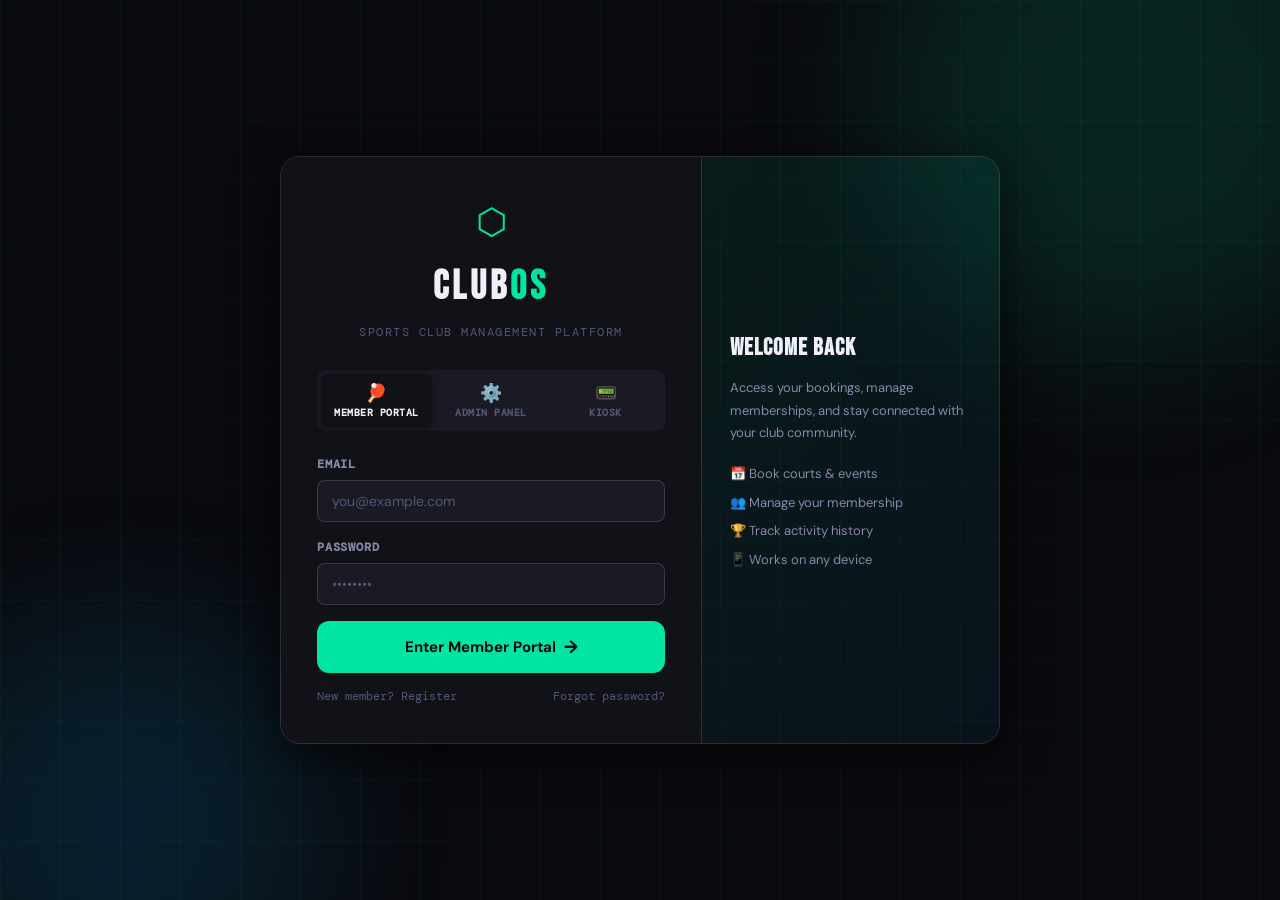
<file: index.html>
<!DOCTYPE html>
<html lang="en">
<head>
  <meta charset="UTF-8" />
  <meta name="viewport" content="width=device-width, initial-scale=1.0" />
  <title>ClubOS — Sports Club Management</title>
  <link rel="preconnect" href="https://fonts.googleapis.com" />
  <link href="https://fonts.googleapis.com/css2?family=Bebas+Neue&family=DM+Sans:wght@300;400;500;600&family=DM+Mono:wght@400;500&display=swap" rel="stylesheet" />
  <link rel="stylesheet" href="css/main.css" />
  <link rel="stylesheet" href="css/login.css" />
</head>
<body class="login-page">

  <div class="login-bg">
    <div class="court-lines"></div>
    <div class="glow-orb orb1"></div>
    <div class="glow-orb orb2"></div>
  </div>

  <div class="login-wrapper">
    <div class="login-card">
      <div class="brand">
        <div class="brand-mark">⬡</div>
        <h1 class="brand-name">CLUB<span>OS</span></h1>
        <p class="brand-tagline">Sports Club Management Platform</p>
      </div>

      <div class="portal-selector">
        <button class="portal-btn active" data-portal="member" onclick="setPortal('member')">
          <span class="portal-icon">🏓</span>
          <span class="portal-label">Member Portal</span>
        </button>
        <button class="portal-btn" data-portal="admin" onclick="setPortal('admin')">
          <span class="portal-icon">⚙️</span>
          <span class="portal-label">Admin Panel</span>
        </button>
        <button class="portal-btn" data-portal="kiosk" onclick="setPortal('kiosk')">
          <span class="portal-icon">📟</span>
          <span class="portal-label">Kiosk</span>
        </button>
      </div>

      <form class="login-form" onsubmit="handleLogin(event)">
        <div class="form-group">
          <label class="form-label">Email</label>
          <input type="email" class="form-input" id="loginEmail" placeholder="you@example.com" required />
        </div>
        <div class="form-group">
          <label class="form-label">Password</label>
          <input type="password" class="form-input" id="loginPassword" placeholder="••••••••" required />
        </div>

        <div id="adminCodeGroup" class="form-group hidden">
          <label class="form-label">Staff Code</label>
          <input type="text" class="form-input" id="adminCode" placeholder="Enter staff access code" />
        </div>

        <button type="submit" class="btn-primary" id="loginBtn">
          <span id="loginBtnText">Enter Member Portal</span>
          <span class="btn-arrow">→</span>
        </button>

        <div class="login-links">
          <a href="#" onclick="showRegister()">New member? Register</a>
          <a href="#" onclick="showForgot()">Forgot password?</a>
        </div>
      </form>

      <div id="statusMsg" class="status-msg hidden"></div>
    </div>

    <div class="login-info">
      <div class="info-card" id="infoCard">
        <h3>Welcome Back</h3>
        <p>Access your bookings, manage memberships, and stay connected with your club community.</p>
        <ul class="feature-list">
          <li>📅 Book courts & events</li>
          <li>👥 Manage your membership</li>
          <li>🏆 Track activity history</li>
          <li>📱 Works on any device</li>
        </ul>
      </div>
    </div>
  </div>

  <!-- Register Modal -->
  <div class="modal-overlay hidden" id="registerModal">
    <div class="modal">
      <button class="modal-close" onclick="closeModal('registerModal')">✕</button>
      <h2>Create Account</h2>
      <form onsubmit="handleRegister(event)">
        <div class="form-row">
          <div class="form-group">
            <label class="form-label">First Name</label>
            <input type="text" class="form-input" id="regFirst" required />
          </div>
          <div class="form-group">
            <label class="form-label">Last Name</label>
            <input type="text" class="form-input" id="regLast" required />
          </div>
        </div>
        <div class="form-group">
          <label class="form-label">Email</label>
          <input type="email" class="form-input" id="regEmail" required />
        </div>
        <div class="form-group">
          <label class="form-label">Phone</label>
          <input type="tel" class="form-input" id="regPhone" />
        </div>
        <div class="form-group">
          <label class="form-label">Password</label>
          <input type="password" class="form-input" id="regPassword" required />
        </div>
        <div class="form-group">
          <label class="form-label">Membership Type</label>
          <select class="form-input" id="regMembership">
            <option value="guest">Guest (Free)</option>
            <option value="basic">Basic Member</option>
            <option value="premium">Premium Member</option>
          </select>
        </div>
        <button type="submit" class="btn-primary">Create Account</button>
      </form>
    </div>
  </div>

  <script src="js/config.js"></script>
  <script src="js/api.js"></script>
  <script src="js/auth.js"></script>
  <script>
    let currentPortal = 'member';

    function setPortal(portal) {
      currentPortal = portal;
      document.querySelectorAll('.portal-btn').forEach(b => b.classList.remove('active'));
      document.querySelector(`[data-portal="${portal}"]`).classList.add('active');

      const btnText = document.getElementById('loginBtnText');
      const adminGroup = document.getElementById('adminCodeGroup');
      const infoCard = document.getElementById('infoCard');

      const info = {
        member: {
          btn: 'Enter Member Portal',
          title: 'Welcome Back',
          desc: 'Access your bookings, manage memberships, and stay connected with your club community.',
          features: ['📅 Book courts & events','👥 Manage your membership','🏆 Track activity history','📱 Works on any device']
        },
        admin: {
          btn: 'Enter Admin Panel',
          title: 'Admin Panel',
          desc: 'Manage your facility, members, events, and schedulers from one powerful dashboard.',
          features: ['👥 Manage all members','📋 Create & manage events','📊 View schedulers','💳 Membership management']
        },
        kiosk: {
          btn: 'Start Kiosk Mode',
          title: 'Kiosk Station',
          desc: 'Self-service check-in and quick reservations for your facility.',
          features: ['✅ Quick check-in','📅 Walk-in bookings','🔍 Member lookup','🎫 Day passes']
        }
      };

      const d = info[portal];
      btnText.textContent = d.btn;
      adminGroup.classList.toggle('hidden', portal !== 'admin');
      infoCard.innerHTML = `<h3>${d.title}</h3><p>${d.desc}</p><ul class="feature-list">${d.features.map(f=>`<li>${f}</li>`).join('')}</ul>`;
    }

    function handleLogin(e) {
      e.preventDefault();
      const email = document.getElementById('loginEmail').value;
      const password = document.getElementById('loginPassword').value;
      const btn = document.getElementById('loginBtn');

      btn.classList.add('loading');
      btn.disabled = true;

      ClubAPI.login(email, password, currentPortal).then(result => {
        if (result.success) {
          const routes = {
            member: 'pages/member-portal.html',
            admin: 'pages/admin-panel.html',
            kiosk: 'pages/kiosk.html'
          };
          window.location.href = routes[currentPortal];
        } else {
          showStatus(result.message || 'Login failed. Check your credentials.', 'error');
          btn.classList.remove('loading');
          btn.disabled = false;
        }
      }).catch(() => {
        // Demo mode - go directly
        sessionStorage.setItem('clubos_user', JSON.stringify({email, portal: currentPortal, name: 'Demo User', role: currentPortal === 'admin' ? 'admin' : 'member'}));
        const routes = { member: 'pages/member-portal.html', admin: 'pages/admin-panel.html', kiosk: 'pages/kiosk.html' };
        window.location.href = routes[currentPortal];
      });
    }

    function handleRegister(e) {
      e.preventDefault();
      const data = {
        firstName: document.getElementById('regFirst').value,
        lastName: document.getElementById('regLast').value,
        email: document.getElementById('regEmail').value,
        phone: document.getElementById('regPhone').value,
        password: document.getElementById('regPassword').value,
        membership: document.getElementById('regMembership').value
      };
      ClubAPI.register(data).then(r => {
        showStatus(r.success ? 'Account created! You can now log in.' : r.message, r.success ? 'success' : 'error');
        if (r.success) closeModal('registerModal');
      }).catch(() => {
        showStatus('Registration saved (demo mode). Please log in.', 'success');
        closeModal('registerModal');
      });
    }

    function showStatus(msg, type) {
      const el = document.getElementById('statusMsg');
      el.textContent = msg;
      el.className = `status-msg ${type}`;
    }

    function showRegister() { document.getElementById('registerModal').classList.remove('hidden'); }
    function showForgot() { showStatus('Password reset link sent to your email (demo).', 'success'); }
    function closeModal(id) { document.getElementById(id).classList.add('hidden'); }
  </script>
</body>
</html>
</file>
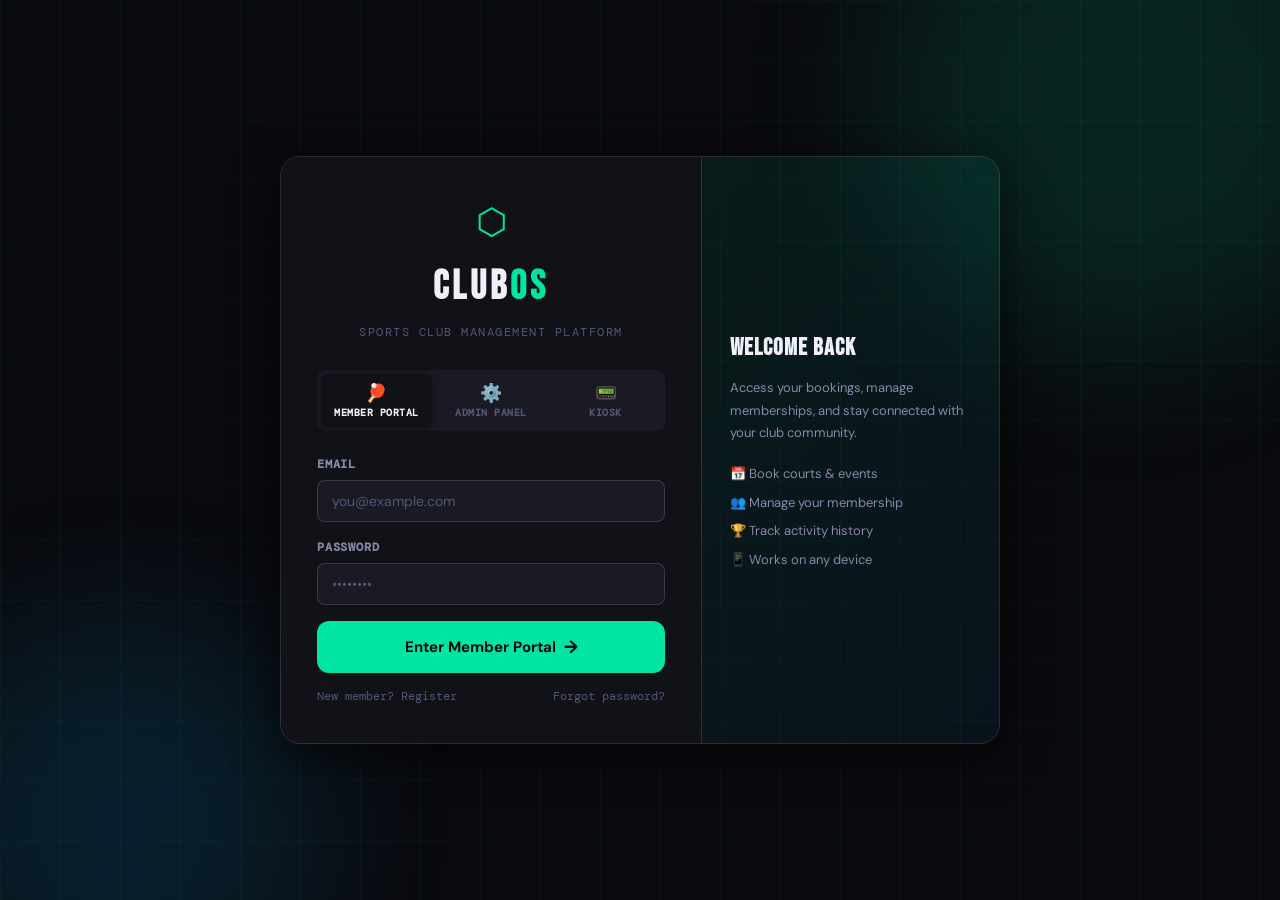
<file: pages/admin-panel.html>
<!DOCTYPE html>
<html lang="en">
<head>
  <meta charset="UTF-8" />
  <meta name="viewport" content="width=device-width, initial-scale=1.0" />
  <title>ClubOS — Admin Panel</title>
  <link rel="preconnect" href="https://fonts.googleapis.com" />
  <link href="https://fonts.googleapis.com/css2?family=Bebas+Neue&family=DM+Sans:wght@300;400;500;600&family=DM+Mono:wght@400;500&display=swap" rel="stylesheet" />
  <link rel="stylesheet" href="../css/main.css" />
</head>
<body>
<div class="sidebar-overlay" id="sidebarOverlay" onclick="closeSidebar()"></div>

<div class="app-layout">
  <!-- SIDEBAR -->
  <aside class="sidebar" id="sidebar">
    <div class="sidebar-brand">
      <span class="brand-mark">⬡</span>
      <span class="brand-name">CLUB<span>OS</span></span>
    </div>
    <nav class="sidebar-nav">
      <div class="nav-section">Dashboard</div>
      <a class="nav-item active" onclick="showSection('dashboard')" href="#">
        <span class="nav-icon">📊</span> Overview
      </a>
      <div class="nav-section">Management</div>
      <a class="nav-item" onclick="showSection('members')" href="#">
        <span class="nav-icon">👥</span> Members
        <span class="nav-badge" id="memberBadge">—</span>
      </a>
      <a class="nav-item" onclick="showSection('events')" href="#">
        <span class="nav-icon">📅</span> Events
      </a>
      <a class="nav-item" onclick="showSection('bookings')" href="#">
        <span class="nav-icon">🗓️</span> Bookings
      </a>
      <a class="nav-item" onclick="showSection('scheduler')" href="#">
        <span class="nav-icon">🗂️</span> Scheduler
      </a>
      <div class="nav-section">Finance</div>
      <a class="nav-item" onclick="showSection('memberships')" href="#">
        <span class="nav-icon">💳</span> Memberships
      </a>
      <a class="nav-item" onclick="showSection('checkins')" href="#">
        <span class="nav-icon">✅</span> Check-ins
      </a>
      <div class="nav-section">Settings</div>
      <a class="nav-item" onclick="showSection('settings')" href="#">
        <span class="nav-icon">⚙️</span> Settings
      </a>
    </nav>
    <div class="sidebar-footer">
      <div class="user-card" onclick="ClubAuth.logout()">
        <div class="user-avatar" id="adminAvatar">AD</div>
        <div class="user-info">
          <div class="user-name" id="adminName">Admin</div>
          <div class="user-role">Admin Panel · Logout</div>
        </div>
      </div>
    </div>
  </aside>

  <!-- MAIN -->
  <div class="main-content">
    <header class="top-bar">
      <button class="hamburger" onclick="toggleSidebar()">☰</button>
      <div class="top-bar-title" id="pageTitle">OVERVIEW</div>
      <div class="top-bar-actions">
        <span style="font-size:11px;font-family:var(--font-mono);color:var(--c-text3);" id="demoBadge">● DEMO MODE</span>
        <button class="btn btn-green btn-sm" onclick="openModal('addEventModal')">+ Event</button>
        <button class="btn btn-blue btn-sm" onclick="openModal('addMemberModal')">+ Member</button>
      </div>
    </header>

    <div class="page-content" id="pageContent">
      <!-- Sections rendered by JS -->
    </div>
  </div>
</div>

<!-- ADD EVENT MODAL -->
<div class="modal-overlay hidden" id="addEventModal">
  <div class="modal" style="max-width:560px">
    <button class="modal-close" onclick="closeModal('addEventModal')">✕</button>
    <h2>Create Event</h2>
    <form onsubmit="handleAddEvent(event)">
      <div class="form-group">
        <label class="form-label">Event Title</label>
        <input type="text" class="form-input" id="evTitle" required placeholder="Morning Open Play" />
      </div>
      <div class="form-row">
        <div class="form-group">
          <label class="form-label">Type</label>
          <select class="form-input" id="evType">
            <option value="open_play">Open Play</option>
            <option value="clinic">Clinic</option>
            <option value="social">Social</option>
            <option value="camp">Camp</option>
            <option value="tournament">Tournament</option>
          </select>
        </div>
        <div class="form-group">
          <label class="form-label">Court</label>
          <select class="form-input" id="evCourt">
            <option value="court1">Court 1</option>
            <option value="court2">Court 2</option>
            <option value="court3">Court 3</option>
            <option value="court4">Court 4</option>
          </select>
        </div>
      </div>
      <div class="form-row">
        <div class="form-group">
          <label class="form-label">Date</label>
          <input type="date" class="form-input" id="evDate" required />
        </div>
        <div class="form-group">
          <label class="form-label">Instructor</label>
          <input type="text" class="form-input" id="evInstructor" placeholder="Optional" />
        </div>
      </div>
      <div class="form-row">
        <div class="form-group">
          <label class="form-label">Start Time</label>
          <input type="time" class="form-input" id="evStart" required />
        </div>
        <div class="form-group">
          <label class="form-label">End Time</label>
          <input type="time" class="form-input" id="evEnd" required />
        </div>
      </div>
      <div class="form-row">
        <div class="form-group">
          <label class="form-label">Capacity</label>
          <input type="number" class="form-input" id="evCapacity" value="12" min="1" max="100" />
        </div>
        <div class="form-group">
          <label class="form-label">Price ($)</label>
          <input type="number" class="form-input" id="evPrice" value="0" min="0" step="0.01" />
        </div>
      </div>
      <button type="submit" class="btn-primary">Create Event</button>
    </form>
  </div>
</div>

<!-- ADD MEMBER MODAL -->
<div class="modal-overlay hidden" id="addMemberModal">
  <div class="modal">
    <button class="modal-close" onclick="closeModal('addMemberModal')">✕</button>
    <h2>Add Member</h2>
    <form onsubmit="handleAddMember(event)">
      <div class="form-row">
        <div class="form-group">
          <label class="form-label">First Name</label>
          <input type="text" class="form-input" id="mFirst" required />
        </div>
        <div class="form-group">
          <label class="form-label">Last Name</label>
          <input type="text" class="form-input" id="mLast" required />
        </div>
      </div>
      <div class="form-group">
        <label class="form-label">Email</label>
        <input type="email" class="form-input" id="mEmail" required />
      </div>
      <div class="form-group">
        <label class="form-label">Phone</label>
        <input type="tel" class="form-input" id="mPhone" />
      </div>
      <div class="form-group">
        <label class="form-label">Membership</label>
        <select class="form-input" id="mMembership">
          <option value="guest">Guest (Free)</option>
          <option value="basic">Basic - $29/mo</option>
          <option value="premium">Premium - $79/mo</option>
          <option value="family">Family - $129/mo</option>
        </select>
      </div>
      <button type="submit" class="btn-primary">Add Member</button>
    </form>
  </div>
</div>

<!-- MEMBER DETAIL MODAL -->
<div class="modal-overlay hidden" id="memberDetailModal">
  <div class="modal" style="max-width:560px">
    <button class="modal-close" onclick="closeModal('memberDetailModal')">✕</button>
    <div id="memberDetailContent"></div>
  </div>
</div>

<script src="../js/config.js"></script>
<script src="../js/api.js"></script>
<script src="../js/auth.js"></script>
<script>
  // Auth check
  const user = ClubAuth.requireAuth(['admin']);
  if (user) {
    document.getElementById('adminName').textContent = user.name || 'Admin';
    document.getElementById('adminAvatar').textContent = ClubAuth.getUserInitials(user);
  }

  // Set today's date as default for event form
  document.getElementById('evDate').value = new Date().toISOString().split('T')[0];

  let currentSection = 'dashboard';
  let allMembers = [];
  let allEvents = [];
  let allBookings = [];
  let allCheckins = [];

  // ---- NAVIGATION ----
  function showSection(section) {
    currentSection = section;
    document.querySelectorAll('.nav-item').forEach(el => {
      el.classList.toggle('active', el.getAttribute('onclick').includes(`'${section}'`));
    });
    document.getElementById('pageTitle').textContent = section.toUpperCase();
    closeSidebar();
    renderSection(section);
  }

  async function renderSection(section) {
    const el = document.getElementById('pageContent');
    el.innerHTML = '<div style="padding:40px;text-align:center;color:var(--c-text3);">Loading...</div>';

    switch(section) {
      case 'dashboard': await renderDashboard(); break;
      case 'members': await renderMembers(); break;
      case 'events': await renderEvents(); break;
      case 'bookings': await renderBookings(); break;
      case 'scheduler': await renderScheduler(); break;
      case 'memberships': await renderMemberships(); break;
      case 'checkins': await renderCheckins(); break;
      case 'settings': renderSettings(); break;
    }
  }

  // ---- DASHBOARD ----
  async function renderDashboard() {
    const [statsRes, eventsRes, checkinsRes] = await Promise.all([
      ClubAPI.getStats(), ClubAPI.getEvents(), ClubAPI.getCheckins()
    ]);
    const s = statsRes.data;
    const events = eventsRes.data;
    const checkins = checkinsRes.data;

    document.getElementById('pageContent').innerHTML = `
      <div class="stats-grid">
        <div class="stat-card" style="--accent-color:#00e5a0">
          <div class="stat-icon">👥</div>
          <div class="stat-value">${s.totalMembers}</div>
          <div class="stat-label">Total Members</div>
          <div class="stat-trend up">↑ 12 this month</div>
        </div>
        <div class="stat-card" style="--accent-color:#00b8ff">
          <div class="stat-icon">🏃</div>
          <div class="stat-value">${s.activeToday}</div>
          <div class="stat-label">Active Today</div>
          <div class="stat-trend up">↑ 3 vs yesterday</div>
        </div>
        <div class="stat-card" style="--accent-color:#ff6b35">
          <div class="stat-icon">💰</div>
          <div class="stat-value">$${s.revenueMonth.toLocaleString()}</div>
          <div class="stat-label">Revenue / Month</div>
          <div class="stat-trend up">↑ 8% vs last month</div>
        </div>
        <div class="stat-card" style="--accent-color:#ffd166">
          <div class="stat-icon">🏟️</div>
          <div class="stat-value">${s.courtUtilization}%</div>
          <div class="stat-label">Court Utilization</div>
          <div class="stat-trend up">↑ 5% vs last week</div>
        </div>
      </div>

      <div class="grid-2 mb-24">
        <div class="card">
          <div class="card-header">
            <span class="card-title">Today's Events</span>
            <button class="btn btn-ghost btn-sm" onclick="showSection('events')">View all</button>
          </div>
          ${events.filter(e => e.date === new Date().toISOString().split('T')[0]).map(e => `
            <div style="display:flex;align-items:center;gap:12px;padding:10px 0;border-bottom:1px solid var(--c-border);">
              <div style="background:var(--c-surface2);border-radius:8px;padding:8px 10px;text-align:center;min-width:52px;">
                <div style="font-family:var(--font-mono);font-size:11px;color:var(--c-text3);">${e.startTime}</div>
              </div>
              <div style="flex:1;">
                <div style="font-weight:600;font-size:14px;color:var(--c-text)">${e.title}</div>
                <div style="font-size:12px;color:var(--c-text3)">${e.instructor || 'No instructor'} · ${e.enrolled}/${e.capacity} enrolled</div>
              </div>
              <span class="badge ${e.status === 'full' ? 'badge-red' : 'badge-green'}">${e.status}</span>
            </div>
          `).join('') || '<p style="color:var(--c-text3);font-size:13px;">No events today</p>'}
        </div>

        <div class="card">
          <div class="card-header">
            <span class="card-title">Recent Check-ins</span>
            <button class="btn btn-ghost btn-sm" onclick="showSection('checkins')">View all</button>
          </div>
          ${checkins.slice(-5).reverse().map(c => {
            const m = (allMembers.find(m => m.id === c.memberId) || {});
            return `
            <div style="display:flex;align-items:center;gap:10px;padding:9px 0;border-bottom:1px solid var(--c-border);">
              <div class="user-avatar" style="width:28px;height:28px;font-size:10px;">${((m.firstName||'?')[0]+(m.lastName||'?')[0])}</div>
              <div style="flex:1">
                <div style="font-size:13px;font-weight:600;color:var(--c-text)">${m.firstName||'Member'} ${m.lastName||''}</div>
                <div style="font-size:11px;color:var(--c-text3)">${c.type} · ${c.time}</div>
              </div>
            </div>`;
          }).join('') || '<p style="color:var(--c-text3);font-size:13px;">No check-ins today</p>'}
        </div>
      </div>

      <div class="card">
        <div class="card-header">
          <span class="card-title">Court Utilization Today</span>
        </div>
        <div style="display:grid;grid-template-columns:repeat(auto-fit,minmax(140px,1fr));gap:12px;">
          ${CONFIG.COURTS.map(c => {
            const pct = Math.floor(Math.random() * 60 + 30);
            return `<div style="background:var(--c-surface2);border-radius:10px;padding:14px;">
              <div style="font-weight:600;font-size:13px;color:var(--c-text);margin-bottom:4px;">${c.name}</div>
              <div style="font-size:11px;color:var(--c-text3);margin-bottom:8px;">${c.type}</div>
              <div style="background:var(--c-surface3);border-radius:4px;height:6px;overflow:hidden;">
                <div style="height:100%;width:${pct}%;background:${pct>80?'var(--c-accent3)':pct>50?'var(--c-accent)':'var(--c-accent2)'};border-radius:4px;"></div>
              </div>
              <div style="font-family:var(--font-mono);font-size:11px;color:var(--c-text2);margin-top:6px;">${pct}% utilized</div>
            </div>`;
          }).join('')}
        </div>
      </div>
    `;
  }

  // ---- MEMBERS ----
  async function renderMembers() {
    const res = await ClubAPI.getMembers();
    allMembers = res.data || [];
    document.getElementById('memberBadge').textContent = allMembers.length;

    const membershipColors = { guest: 'badge-gray', basic: 'badge-blue', premium: 'badge-green', family: 'badge-orange' };

    document.getElementById('pageContent').innerHTML = `
      <div class="card mb-24">
        <div class="card-header mb-16">
          <span class="card-title">All Members (${allMembers.length})</span>
          <div class="search-box" style="max-width:220px;">
            <span class="search-icon">🔍</span>
            <input type="text" class="form-input" id="memberSearch" placeholder="Search members..." oninput="filterMembers(this.value)" style="padding-left:36px;" />
          </div>
        </div>
        <div class="table-wrapper">
          <table id="membersTable">
            <thead><tr>
              <th>Member</th><th>Email</th><th>Membership</th>
              <th>Status</th><th>Bookings</th><th>Joined</th><th>Actions</th>
            </tr></thead>
            <tbody id="membersBody">
              ${allMembers.map(m => `
                <tr>
                  <td><div style="display:flex;align-items:center;gap:8px;">
                    <div class="user-avatar" style="width:28px;height:28px;font-size:10px;">${m.firstName[0]}${m.lastName[0]}</div>
                    <span style="color:var(--c-text);font-weight:500;">${m.firstName} ${m.lastName}</span>
                  </div></td>
                  <td>${m.email}</td>
                  <td><span class="badge ${membershipColors[m.membership]}">${m.membership}</span></td>
                  <td><span class="badge ${m.status==='active'?'badge-green':'badge-red'}">${m.status}</span></td>
                  <td style="font-family:var(--font-mono)">${m.bookings}</td>
                  <td style="font-family:var(--font-mono);font-size:12px;">${m.joined}</td>
                  <td><button class="btn btn-ghost btn-sm" onclick="viewMember('${m.id}')">View</button></td>
                </tr>
              `).join('')}
            </tbody>
          </table>
        </div>
      </div>
    `;
  }

  function filterMembers(query) {
    const rows = document.querySelectorAll('#membersBody tr');
    rows.forEach(row => {
      row.style.display = row.textContent.toLowerCase().includes(query.toLowerCase()) ? '' : 'none';
    });
  }

  async function viewMember(id) {
    const res = await ClubAPI.getMember(id);
    const m = res.data;
    if (!m) return;
    document.getElementById('memberDetailContent').innerHTML = `
      <div style="display:flex;align-items:center;gap:14px;margin-bottom:20px;">
        <div class="user-avatar" style="width:48px;height:48px;font-size:16px;">${m.firstName[0]}${m.lastName[0]}</div>
        <div>
          <h2 style="margin-bottom:0">${m.firstName} ${m.lastName}</h2>
          <div style="color:var(--c-text3);font-size:13px;">${m.email} · ${m.phone}</div>
        </div>
        <span class="badge ${m.membership==='premium'?'badge-green':m.membership==='basic'?'badge-blue':'badge-gray'}" style="margin-left:auto;">${m.membership}</span>
      </div>
      <div class="grid-2 mb-16">
        <div style="background:var(--c-surface2);border-radius:10px;padding:14px;">
          <div style="font-size:11px;color:var(--c-text3);font-family:var(--font-mono);margin-bottom:4px;">TOTAL BOOKINGS</div>
          <div style="font-family:var(--font-display);font-size:28px;">${m.bookings}</div>
        </div>
        <div style="background:var(--c-surface2);border-radius:10px;padding:14px;">
          <div style="font-size:11px;color:var(--c-text3);font-family:var(--font-mono);margin-bottom:4px;">BALANCE DUE</div>
          <div style="font-family:var(--font-display);font-size:28px;color:${m.balance>0?'var(--c-danger)':'var(--c-accent)'};">$${m.balance}</div>
        </div>
      </div>
      <div class="form-group">
        <label class="form-label">Status</label>
        <select class="form-input" id="mStatusSelect">
          <option value="active" ${m.status==='active'?'selected':''}>Active</option>
          <option value="suspended" ${m.status==='suspended'?'selected':''}>Suspended</option>
          <option value="cancelled" ${m.status==='cancelled'?'selected':''}>Cancelled</option>
        </select>
      </div>
      <div class="form-group">
        <label class="form-label">Membership</label>
        <select class="form-input" id="mMembershipSelect">
          <option value="guest" ${m.membership==='guest'?'selected':''}>Guest</option>
          <option value="basic" ${m.membership==='basic'?'selected':''}>Basic</option>
          <option value="premium" ${m.membership==='premium'?'selected':''}>Premium</option>
          <option value="family" ${m.membership==='family'?'selected':''}>Family</option>
        </select>
      </div>
      <div style="display:flex;gap:8px;margin-top:4px;">
        <button class="btn btn-green" style="flex:1" onclick="saveMember('${m.id}')">Save Changes</button>
        <button class="btn btn-ghost" style="flex:1" onclick="closeModal('memberDetailModal')">Close</button>
      </div>
    `;
    openModal('memberDetailModal');
  }

  async function saveMember(id) {
    await ClubAPI.updateMember({ id, status: document.getElementById('mStatusSelect').value, membership: document.getElementById('mMembershipSelect').value });
    closeModal('memberDetailModal');
    renderMembers();
  }

  // ---- EVENTS ----
  async function renderEvents() {
    const res = await ClubAPI.getEvents();
    allEvents = res.data || [];
    const typeColors = { open_play:'badge-green', clinic:'badge-blue', social:'badge-yellow', camp:'badge-orange', tournament:'badge-red' };

    document.getElementById('pageContent').innerHTML = `
      <div class="card">
        <div class="card-header mb-16">
          <span class="card-title">Events (${allEvents.length})</span>
          <button class="btn btn-green btn-sm" onclick="openModal('addEventModal')">+ New Event</button>
        </div>
        <div class="table-wrapper">
          <table>
            <thead><tr>
              <th>Event</th><th>Type</th><th>Date</th><th>Time</th>
              <th>Court</th><th>Enrolled</th><th>Price</th><th>Status</th><th>Actions</th>
            </tr></thead>
            <tbody>
              ${allEvents.map(e => `
                <tr>
                  <td><div style="font-weight:600;color:var(--c-text)">${e.title}</div>${e.instructor?`<div style="font-size:11px;color:var(--c-text3)">${e.instructor}</div>`:''}</td>
                  <td><span class="badge ${typeColors[e.type]||'badge-gray'}">${e.type.replace('_',' ')}</span></td>
                  <td style="font-family:var(--font-mono);font-size:12px;">${e.date}</td>
                  <td style="font-family:var(--font-mono);font-size:12px;">${e.startTime}–${e.endTime}</td>
                  <td style="font-size:12px;">${e.court}</td>
                  <td>
                    <div style="font-family:var(--font-mono);font-size:12px;">${e.enrolled}/${e.capacity}</div>
                    <div style="background:var(--c-surface3);border-radius:2px;height:4px;margin-top:4px;overflow:hidden;">
                      <div style="height:100%;width:${Math.round(e.enrolled/e.capacity*100)}%;background:${e.enrolled>=e.capacity?'var(--c-danger)':'var(--c-accent)'};border-radius:2px;"></div>
                    </div>
                  </td>
                  <td style="font-family:var(--font-mono);">$${e.price}</td>
                  <td><span class="badge ${e.status==='active'?'badge-green':e.status==='full'?'badge-red':'badge-gray'}">${e.status}</span></td>
                  <td style="display:flex;gap:4px;">
                    <button class="btn btn-ghost btn-sm" onclick="deleteEvent('${e.id}')">Delete</button>
                  </td>
                </tr>
              `).join('')}
            </tbody>
          </table>
        </div>
      </div>
    `;
  }

  async function deleteEvent(id) {
    if (confirm('Delete this event?')) {
      await ClubAPI.deleteEvent(id);
      renderEvents();
    }
  }

  async function handleAddEvent(e) {
    e.preventDefault();
    await ClubAPI.createEvent({
      title: document.getElementById('evTitle').value,
      type: document.getElementById('evType').value,
      date: document.getElementById('evDate').value,
      startTime: document.getElementById('evStart').value,
      endTime: document.getElementById('evEnd').value,
      court: document.getElementById('evCourt').value,
      instructor: document.getElementById('evInstructor').value,
      capacity: +document.getElementById('evCapacity').value,
      price: +document.getElementById('evPrice').value,
    });
    closeModal('addEventModal');
    if (currentSection === 'events') renderEvents();
  }

  async function handleAddMember(e) {
    e.preventDefault();
    await ClubAPI.register({
      firstName: document.getElementById('mFirst').value,
      lastName: document.getElementById('mLast').value,
      email: document.getElementById('mEmail').value,
      phone: document.getElementById('mPhone').value,
      membership: document.getElementById('mMembership').value,
    });
    closeModal('addMemberModal');
    if (currentSection === 'members') renderMembers();
  }

  // ---- SCHEDULER ----
  async function renderScheduler() {
    const [evRes, bkRes] = await Promise.all([ClubAPI.getEvents(), ClubAPI.getBookings()]);
    const events = evRes.data || [];
    const today = new Date();

    // Build week view
    const days = [];
    for (let i = 0; i < 7; i++) {
      const d = new Date(today);
      d.setDate(today.getDate() + i);
      days.push(d);
    }

    const hours = [];
    for (let h = CONFIG.OPEN_HOUR; h < CONFIG.CLOSE_HOUR; h++) {
      hours.push(h);
    }

    const tabs = ['Expanded', 'Consolidated', 'Court View'];

    document.getElementById('pageContent').innerHTML = `
      <div class="tabs mb-24">
        ${tabs.map((t,i) => `<div class="tab ${i===0?'active':''}" onclick="switchSchedulerTab(this,'${t}')">${t}</div>`).join('')}
      </div>
      <div id="schedulerContent">
        <div class="card" style="overflow:auto;">
          <div style="display:grid;grid-template-columns:60px repeat(7,1fr);gap:1px;background:var(--c-border);border-radius:10px;overflow:hidden;min-width:600px;">
            <div style="background:var(--c-surface2);padding:10px;"></div>
            ${days.map(d => `
              <div style="background:var(--c-surface2);padding:10px;text-align:center;">
                <div style="font-size:10px;font-family:var(--font-mono);color:var(--c-text3);text-transform:uppercase;">${d.toLocaleDateString('en',{weekday:'short'})}</div>
                <div style="font-family:var(--font-display);font-size:20px;color:${d.toDateString()===today.toDateString()?'var(--c-accent)':'var(--c-text)'};">${d.getDate()}</div>
              </div>
            `).join('')}
            ${hours.map(h => `
              <div style="background:var(--c-surface);padding:8px 6px;display:flex;align-items:flex-start;border-bottom:1px solid var(--c-border);">
                <span style="font-size:10px;font-family:var(--font-mono);color:var(--c-text3);">${h}:00</span>
              </div>
              ${days.map(d => {
                const dateStr = d.toISOString().split('T')[0];
                const ev = events.find(e => e.date === dateStr && parseInt(e.startTime) === h);
                return `<div style="background:var(--c-surface);padding:4px;border-bottom:1px solid var(--c-border);border-left:1px solid var(--c-border);min-height:40px;">
                  ${ev ? `<div style="background:rgba(0,229,160,0.15);border-left:2px solid var(--c-accent);padding:3px 5px;border-radius:3px;font-size:10px;color:var(--c-accent);font-weight:600;">${ev.title}</div>` : ''}
                </div>`;
              }).join('')}
            `).join('')}
          </div>
        </div>
      </div>
    `;
  }

  function switchSchedulerTab(el, tab) {
    document.querySelectorAll('.tab').forEach(t => t.classList.remove('active'));
    el.classList.add('active');
  }

  // ---- MEMBERSHIPS ----
  async function renderMemberships() {
    document.getElementById('pageContent').innerHTML = `
      <div class="grid-2 mb-24">
        ${CONFIG.MEMBERSHIPS.map(m => `
          <div class="stat-card" style="--accent-color:${m.color}">
            <div style="display:flex;justify-content:space-between;align-items:flex-start;margin-bottom:12px;">
              <div>
                <div style="font-family:var(--font-display);font-size:22px;letter-spacing:1px;">${m.name}</div>
                <div style="font-family:var(--font-mono);font-size:11px;color:var(--c-text3);">MEMBERSHIP TIER</div>
              </div>
              <div style="font-family:var(--font-display);font-size:32px;color:${m.color};">$${m.price}<span style="font-size:14px;color:var(--c-text3);">/mo</span></div>
            </div>
            <ul style="list-style:none;display:flex;flex-direction:column;gap:6px;">
              ${m.perks.map(p => `<li style="font-size:13px;color:var(--c-text2);display:flex;gap:6px;"><span style="color:${m.color}">✓</span>${p}</li>`).join('')}
            </ul>
          </div>
        `).join('')}
      </div>
      <div class="card">
        <div class="card-header mb-16">
          <span class="card-title">Membership Distribution</span>
        </div>
        <div style="display:grid;grid-template-columns:repeat(4,1fr);gap:12px;">
          ${CONFIG.MEMBERSHIPS.map((m,i) => {
            const counts = [3, 45, 82, 18];
            return `<div style="text-align:center;padding:16px;background:var(--c-surface2);border-radius:10px;">
              <div style="font-family:var(--font-display);font-size:36px;color:${m.color};">${counts[i]}</div>
              <div style="font-size:12px;font-family:var(--font-mono);color:var(--c-text3);">${m.name.toUpperCase()}</div>
            </div>`;
          }).join('')}
        </div>
      </div>
    `;
  }

  // ---- BOOKINGS ----
  async function renderBookings() {
    const res = await ClubAPI.getBookings();
    allBookings = res.data || [];
    document.getElementById('pageContent').innerHTML = `
      <div class="card">
        <div class="card-header mb-16">
          <span class="card-title">All Bookings (${allBookings.length})</span>
        </div>
        <div class="table-wrapper">
          <table>
            <thead><tr><th>ID</th><th>Type</th><th>Date</th><th>Time</th><th>Status</th><th>Price</th><th>Actions</th></tr></thead>
            <tbody>
              ${allBookings.map(b => `
                <tr>
                  <td style="font-family:var(--font-mono);font-size:11px;color:var(--c-text3);">${b.id}</td>
                  <td><span class="badge ${b.type==='event'?'badge-blue':'badge-green'}">${b.type}</span></td>
                  <td style="font-family:var(--font-mono);font-size:12px;">${b.date}</td>
                  <td style="font-family:var(--font-mono);font-size:12px;">${b.startTime}–${b.endTime}</td>
                  <td><span class="badge ${b.status==='confirmed'?'badge-green':b.status==='completed'?'badge-blue':'badge-red'}">${b.status}</span></td>
                  <td style="font-family:var(--font-mono);">$${b.price}</td>
                  <td><button class="btn btn-red btn-sm" onclick="cancelBooking('${b.id}')">Cancel</button></td>
                </tr>
              `).join('')}
            </tbody>
          </table>
        </div>
      </div>
    `;
  }

  async function cancelBooking(id) {
    if (confirm('Cancel this booking?')) {
      await ClubAPI.cancelBooking(id);
      renderBookings();
    }
  }

  // ---- CHECK-INS ----
  async function renderCheckins() {
    const [ciRes, mbRes] = await Promise.all([ClubAPI.getCheckins(), ClubAPI.getMembers()]);
    allMembers = mbRes.data || [];
    const checkins = ciRes.data || [];
    document.getElementById('pageContent').innerHTML = `
      <div class="stats-grid mb-24">
        <div class="stat-card" style="--accent-color:var(--c-accent)">
          <div class="stat-icon">✅</div>
          <div class="stat-value">${checkins.length}</div>
          <div class="stat-label">Total Check-ins Today</div>
        </div>
        <div class="stat-card" style="--accent-color:var(--c-accent2)">
          <div class="stat-icon">🏃</div>
          <div class="stat-value">${new Set(checkins.map(c=>c.memberId)).size}</div>
          <div class="stat-label">Unique Members</div>
        </div>
      </div>
      <div class="card">
        <div class="card-header mb-16">
          <span class="card-title">Today's Check-ins</span>
          <button class="btn btn-green btn-sm" onclick="openModal('manualCheckinModal')">+ Manual Check-in</button>
        </div>
        <div class="table-wrapper">
          <table>
            <thead><tr><th>Member</th><th>Time</th><th>Type</th></tr></thead>
            <tbody>
              ${checkins.map(c => {
                const m = allMembers.find(m => m.id === c.memberId) || {};
                return `<tr>
                  <td><div style="display:flex;align-items:center;gap:8px;">
                    <div class="user-avatar" style="width:24px;height:24px;font-size:9px;">${(m.firstName||'?')[0]}${(m.lastName||'?')[0]}</div>
                    <span style="color:var(--c-text);font-weight:500;">${m.firstName||'Unknown'} ${m.lastName||''}</span>
                  </div></td>
                  <td style="font-family:var(--font-mono)">${c.time}</td>
                  <td><span class="badge badge-green">${c.type}</span></td>
                </tr>`;
              }).join('')}
            </tbody>
          </table>
        </div>
      </div>
    `;
  }

  // ---- SETTINGS ----
  function renderSettings() {
    document.getElementById('pageContent').innerHTML = `
      <div class="grid-2">
        <div class="card">
          <div class="card-header mb-16"><span class="card-title">Club Settings</span></div>
          <div class="form-group">
            <label class="form-label">Club Name</label>
            <input type="text" class="form-input" value="${CONFIG.CLUB_NAME}" />
          </div>
          <div class="form-group">
            <label class="form-label">Timezone</label>
            <input type="text" class="form-input" value="${CONFIG.TIMEZONE}" />
          </div>
          <div class="form-group">
            <label class="form-label">Opening Hour</label>
            <input type="number" class="form-input" value="${CONFIG.OPEN_HOUR}" min="0" max="12" />
          </div>
          <div class="form-group">
            <label class="form-label">Closing Hour</label>
            <input type="number" class="form-input" value="${CONFIG.CLOSE_HOUR}" min="12" max="24" />
          </div>
          <button class="btn-primary" onclick="alert('Settings saved (demo)')">Save Settings</button>
        </div>

        <div class="card">
          <div class="card-header mb-16"><span class="card-title">Google Sheets Integration</span></div>
          <div style="background:var(--c-surface2);border-radius:10px;padding:16px;margin-bottom:16px;">
            <div style="display:flex;align-items:center;gap:8px;margin-bottom:8px;">
              <span style="font-size:18px;">📊</span>
              <span style="font-weight:600;color:var(--c-text);">Connection Status</span>
              <span class="badge ${CONFIG.DEMO_MODE?'badge-yellow':'badge-green'}" style="margin-left:auto;">${CONFIG.DEMO_MODE?'DEMO MODE':'CONNECTED'}</span>
            </div>
            <p style="font-size:13px;color:var(--c-text2);">
              ${CONFIG.DEMO_MODE ? 'Running in demo mode with sample data. Connect Google Sheets to use live data.' : 'Connected to Google Sheets.'}
            </p>
          </div>
          <div class="form-group">
            <label class="form-label">Apps Script URL</label>
            <input type="url" class="form-input" value="${CONFIG.SCRIPT_URL}" id="scriptUrlInput" placeholder="https://script.google.com/macros/s/..." />
          </div>
          <div class="form-group">
            <label class="form-label">Spreadsheet ID</label>
            <input type="text" class="form-input" value="${CONFIG.SPREADSHEET_ID}" id="spreadsheetIdInput" placeholder="Your spreadsheet ID" />
          </div>
          <button class="btn btn-blue" style="width:100%;justify-content:center;" onclick="testConnection()">Test Connection</button>
          <div style="margin-top:16px;padding:12px;background:var(--c-surface2);border-radius:8px;">
            <div style="font-size:12px;font-weight:600;color:var(--c-text2);margin-bottom:6px;">📋 Setup Instructions</div>
            <ol style="font-size:12px;color:var(--c-text3);padding-left:16px;line-height:1.8;">
              <li>Copy the Apps Script from the README</li>
              <li>Deploy as a Web App (Execute as: Me, Access: Anyone)</li>
              <li>Paste the deployment URL above</li>
              <li>Set DEMO_MODE to false in config.js</li>
            </ol>
          </div>
        </div>
      </div>
    `;
  }

  function testConnection() {
    const url = document.getElementById('scriptUrlInput').value;
    if (url.includes('YOUR_SCRIPT_ID')) {
      alert('Please enter your actual Apps Script deployment URL first.');
    } else {
      alert('Connection test sent! Check the console for results.');
      fetch(url + '?action=ping').then(r => r.json()).then(d => alert('Connected! Response: ' + JSON.stringify(d))).catch(e => alert('Connection failed: ' + e.message));
    }
  }

  // ---- HELPERS ----
  function openModal(id) { document.getElementById(id).classList.remove('hidden'); }
  function closeModal(id) { document.getElementById(id).classList.add('hidden'); }
  function toggleSidebar() {
    document.getElementById('sidebar').classList.toggle('open');
    document.getElementById('sidebarOverlay').classList.toggle('active');
  }
  function closeSidebar() {
    document.getElementById('sidebar').classList.remove('open');
    document.getElementById('sidebarOverlay').classList.remove('active');
  }

  // Init
  renderSection('dashboard');
</script>
</body>
</html>
</file>
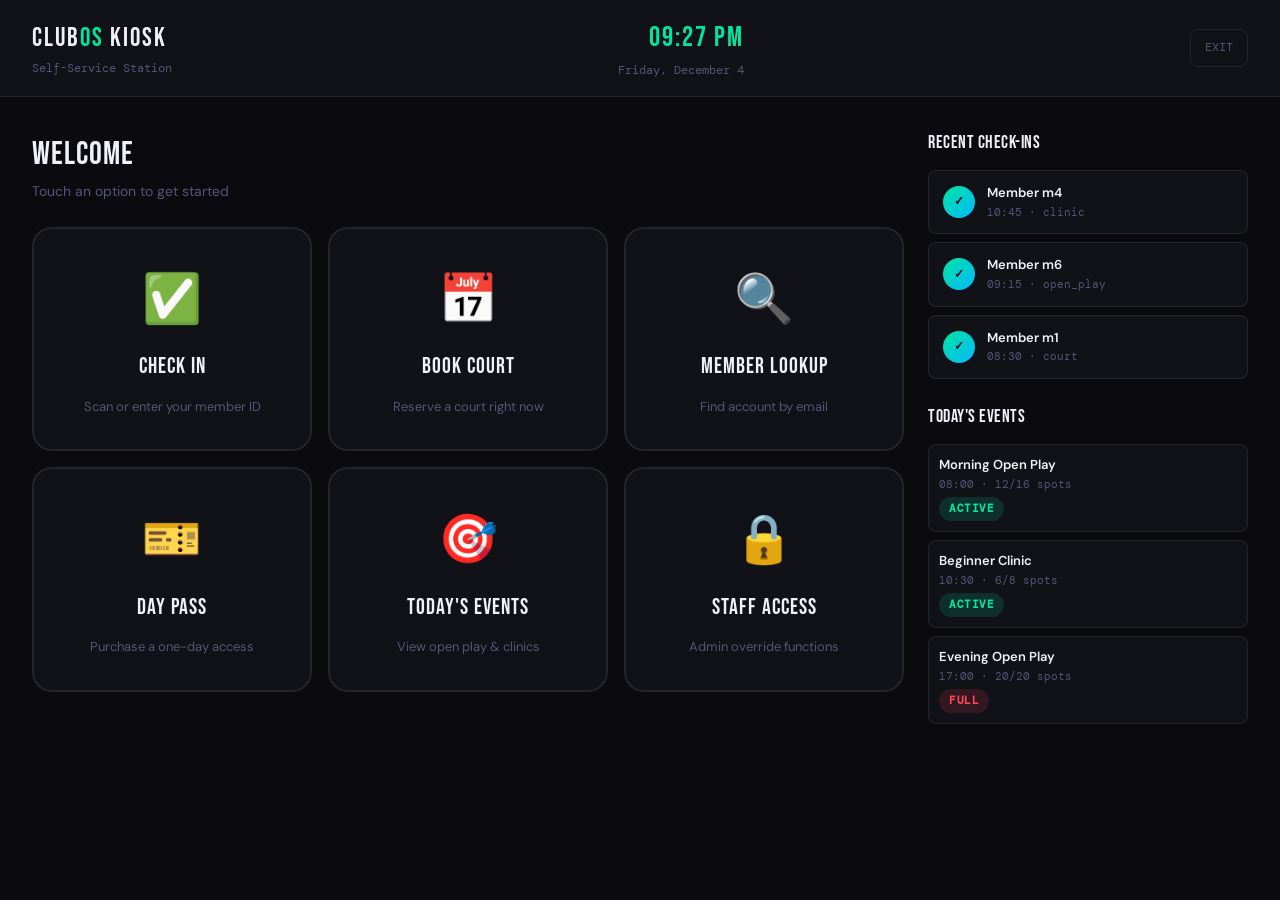
<file: pages/kiosk.html>
<!DOCTYPE html>
<html lang="en">
<head>
  <meta charset="UTF-8" />
  <meta name="viewport" content="width=device-width, initial-scale=1.0" />
  <title>ClubOS — Kiosk</title>
  <link rel="preconnect" href="https://fonts.googleapis.com" />
  <link href="https://fonts.googleapis.com/css2?family=Bebas+Neue&family=DM+Sans:wght@300;400;500;600&family=DM+Mono:wght@400;500&display=swap" rel="stylesheet" />
  <link rel="stylesheet" href="../css/main.css" />
  <style>
    body { overflow: hidden; }
    .kiosk-wrap {
      min-height: 100vh;
      display: flex;
      flex-direction: column;
      background: var(--c-black);
    }
    .kiosk-header {
      background: var(--c-surface);
      border-bottom: 1px solid var(--c-border);
      padding: 16px 32px;
      display: flex;
      align-items: center;
      justify-content: space-between;
    }
    .kiosk-clock {
      font-family: var(--font-display);
      font-size: 28px;
      letter-spacing: 2px;
      color: var(--c-accent);
    }
    .kiosk-body {
      flex: 1;
      display: flex;
      align-items: stretch;
      padding: 32px;
      gap: 24px;
    }
    .kiosk-main {
      flex: 1;
    }
    .kiosk-sidebar {
      width: 320px;
    }
    .kiosk-btn {
      display: flex;
      flex-direction: column;
      align-items: center;
      justify-content: center;
      gap: 12px;
      padding: 32px 20px;
      background: var(--c-surface);
      border: 2px solid var(--c-border);
      border-radius: var(--radius-lg);
      cursor: pointer;
      transition: all 0.2s;
      text-align: center;
    }
    .kiosk-btn:hover { transform: scale(1.02); border-color: var(--c-accent); background: rgba(0,229,160,0.05); }
    .kiosk-btn .kb-icon { font-size: 48px; }
    .kiosk-btn .kb-label { font-family: var(--font-display); font-size: 22px; letter-spacing: 1px; color: var(--c-text); }
    .kiosk-btn .kb-desc { font-size: 13px; color: var(--c-text3); }

    .recent-list { display: flex; flex-direction: column; gap: 8px; }
    .checkin-item {
      background: var(--c-surface);
      border: 1px solid var(--c-border);
      border-radius: var(--radius-sm);
      padding: 12px 14px;
      display: flex;
      align-items: center;
      gap: 12px;
      animation: slideUp 0.3s ease;
    }

    @media (max-width: 768px) {
      .kiosk-body { flex-direction: column; padding: 16px; }
      .kiosk-sidebar { width: 100%; }
      .kiosk-btn { padding: 20px; }
      .kiosk-btn .kb-icon { font-size: 32px; }
    }
  </style>
</head>
<body>
<div class="kiosk-wrap">
  <div class="kiosk-header">
    <div>
      <div style="font-family:var(--font-display);font-size:26px;letter-spacing:2px;">CLUB<span style="color:var(--c-accent)">OS</span> KIOSK</div>
      <div style="font-size:12px;font-family:var(--font-mono);color:var(--c-text3);">Self-Service Station</div>
    </div>
    <div style="text-align:right">
      <div class="kiosk-clock" id="kioskClock">--:--</div>
      <div style="font-size:12px;font-family:var(--font-mono);color:var(--c-text3);" id="kioskDate">---</div>
    </div>
    <a href="../index.html" style="font-size:12px;font-family:var(--font-mono);color:var(--c-text3);text-decoration:none;border:1px solid var(--c-border);padding:8px 14px;border-radius:8px;">EXIT</a>
  </div>

  <div class="kiosk-body">
    <div class="kiosk-main">
      <div id="kioskView">
        <!-- Main view -->
        <div style="margin-bottom:24px;">
          <div style="font-family:var(--font-display);font-size:32px;letter-spacing:1px;color:var(--c-text);">WELCOME</div>
          <div style="font-size:14px;color:var(--c-text3);">Touch an option to get started</div>
        </div>
        <div style="display:grid;grid-template-columns:repeat(3,1fr);gap:16px;" id="kiosk-options">
          <div class="kiosk-btn" onclick="kioskCheckin()">
            <div class="kb-icon">✅</div>
            <div class="kb-label">Check In</div>
            <div class="kb-desc">Scan or enter your member ID</div>
          </div>
          <div class="kiosk-btn" onclick="kioskBook()">
            <div class="kb-icon">📅</div>
            <div class="kb-label">Book Court</div>
            <div class="kb-desc">Reserve a court right now</div>
          </div>
          <div class="kiosk-btn" onclick="kioskLookup()">
            <div class="kb-icon">🔍</div>
            <div class="kb-label">Member Lookup</div>
            <div class="kb-desc">Find account by email</div>
          </div>
          <div class="kiosk-btn" onclick="kioskDayPass()">
            <div class="kb-icon">🎫</div>
            <div class="kb-label">Day Pass</div>
            <div class="kb-desc">Purchase a one-day access</div>
          </div>
          <div class="kiosk-btn" onclick="kioskEvents()">
            <div class="kb-icon">🎯</div>
            <div class="kb-label">Today's Events</div>
            <div class="kb-desc">View open play & clinics</div>
          </div>
          <div class="kiosk-btn" onclick="kioskAdmin()">
            <div class="kb-icon">🔒</div>
            <div class="kb-label">Staff Access</div>
            <div class="kb-desc">Admin override functions</div>
          </div>
        </div>
      </div>
    </div>

    <!-- Sidebar: recent check-ins -->
    <div class="kiosk-sidebar">
      <div style="font-family:var(--font-display);font-size:18px;letter-spacing:0.5px;margin-bottom:12px;color:var(--c-text);">RECENT CHECK-INS</div>
      <div class="recent-list" id="recentCheckins"></div>

      <div style="margin-top:24px;font-family:var(--font-display);font-size:18px;letter-spacing:0.5px;margin-bottom:12px;color:var(--c-text);">TODAY'S EVENTS</div>
      <div id="todayEventsKiosk"></div>
    </div>
  </div>
</div>

<!-- Check-in Modal -->
<div class="modal-overlay hidden" id="checkinModal">
  <div class="modal">
    <button class="modal-close" onclick="closeModal('checkinModal')">✕</button>
    <h2>Member Check-In</h2>
    <div class="form-group">
      <label class="form-label">Email or Member ID</label>
      <input type="text" class="form-input" id="checkinQuery" style="font-size:20px;padding:16px;" placeholder="Enter email..." autofocus />
    </div>
    <button class="btn-primary" onclick="processCheckin()" style="font-size:18px;padding:18px;">
      Check In ✓
    </button>
    <div id="checkinResult" style="margin-top:12px;"></div>
  </div>
</div>

<!-- Book Modal -->
<div class="modal-overlay hidden" id="kioskBookModal">
  <div class="modal" style="max-width:500px">
    <button class="modal-close" onclick="closeModal('kioskBookModal')">✕</button>
    <h2>Quick Court Booking</h2>
    <div class="form-group">
      <label class="form-label">Member Email</label>
      <input type="email" class="form-input" id="bookEmail" placeholder="your@email.com" />
    </div>
    <div class="form-group">
      <label class="form-label">Court</label>
      <select class="form-input" id="bookCourt" style="font-size:16px;padding:14px;">
        ${CONFIG ? CONFIG.COURTS.map(c=>`<option value="${c.id}">${c.name}</option>`).join('') : ''}
      </select>
    </div>
    <div class="form-row">
      <div class="form-group">
        <label class="form-label">Start Time</label>
        <input type="time" class="form-input" id="bookStart" />
      </div>
      <div class="form-group">
        <label class="form-label">End Time</label>
        <input type="time" class="form-input" id="bookEnd" />
      </div>
    </div>
    <button class="btn-primary" onclick="processKioskBooking()" style="font-size:16px;padding:16px;">
      Confirm Booking
    </button>
  </div>
</div>

<!-- Day Pass Modal -->
<div class="modal-overlay hidden" id="dayPassModal">
  <div class="modal" style="max-width:420px;text-align:center;">
    <button class="modal-close" onclick="closeModal('dayPassModal')">✕</button>
    <h2>Day Pass</h2>
    <div style="font-size:60px;margin:20px 0;">🎫</div>
    <div style="font-family:var(--font-display);font-size:48px;color:var(--c-accent);margin-bottom:8px;">$20</div>
    <p style="color:var(--c-text2);font-size:14px;margin-bottom:20px;">Full day access including court time and open play sessions.</p>
    <div class="form-group">
      <label class="form-label">Name</label>
      <input type="text" class="form-input" placeholder="Your full name" />
    </div>
    <div class="form-group">
      <label class="form-label">Email</label>
      <input type="email" class="form-input" placeholder="for receipt" />
    </div>
    <button class="btn-primary" onclick="processDayPass()">Purchase Day Pass</button>
  </div>
</div>

<!-- Events Kiosk Modal -->
<div class="modal-overlay hidden" id="eventsKioskModal">
  <div class="modal" style="max-width:600px">
    <button class="modal-close" onclick="closeModal('eventsKioskModal')">✕</button>
    <h2>Today's Events</h2>
    <div id="eventsKioskContent"></div>
  </div>
</div>

<script src="../js/config.js"></script>
<script src="../js/api.js"></script>
<script src="../js/auth.js"></script>
<script>
  // Clock
  function updateClock() {
    const now = new Date();
    document.getElementById('kioskClock').textContent = now.toLocaleTimeString([], {hour:'2-digit',minute:'2-digit'});
    document.getElementById('kioskDate').textContent = now.toLocaleDateString([], {weekday:'long',month:'long',day:'numeric'});
  }
  setInterval(updateClock, 1000);
  updateClock();

  // Load today's events
  async function loadSidebar() {
    const [ciRes, evRes] = await Promise.all([ClubAPI.getCheckins(), ClubAPI.getEvents()]);
    const checkins = (ciRes.data||[]).slice(-5).reverse();
    const events = evRes.data||[];
    const today = new Date().toISOString().split('T')[0];

    document.getElementById('recentCheckins').innerHTML = checkins.length ?
      checkins.map(c => `
        <div class="checkin-item">
          <div class="user-avatar" style="width:32px;height:32px;font-size:12px;">✓</div>
          <div>
            <div style="font-size:13px;font-weight:600;color:var(--c-text)">Member ${c.memberId}</div>
            <div style="font-size:11px;font-family:var(--font-mono);color:var(--c-text3)">${c.time} · ${c.type}</div>
          </div>
        </div>
      `).join('') : '<div style="color:var(--c-text3);font-size:13px;">No check-ins yet today</div>';

    document.getElementById('todayEventsKiosk').innerHTML = events
      .filter(e => e.date === today)
      .map(e => `
        <div style="background:var(--c-surface);border:1px solid var(--c-border);border-radius:8px;padding:10px;margin-bottom:8px;">
          <div style="font-weight:600;font-size:13px;color:var(--c-text)">${e.title}</div>
          <div style="font-size:11px;font-family:var(--font-mono);color:var(--c-text3)">${e.startTime} · ${e.enrolled}/${e.capacity} spots</div>
          <span class="badge ${e.status==='full'?'badge-red':'badge-green'}" style="margin-top:4px;">${e.status}</span>
        </div>
      `).join('') || '<div style="color:var(--c-text3);font-size:13px;">No events today</div>';
  }

  // Actions
  function kioskCheckin() { openModal('checkinModal'); document.getElementById('checkinQuery').focus(); }
  function kioskBook() {
    const now = new Date();
    document.getElementById('bookStart').value = `${String(now.getHours()).padStart(2,'0')}:00`;
    document.getElementById('bookEnd').value = `${String(now.getHours()+1).padStart(2,'0')}:00`;
    openModal('kioskBookModal');
  }

  async function kioskLookup() {
    const email = prompt('Enter member email:');
    if (!email) return;
    const res = await ClubAPI.lookupMember(email);
    if (res.data) {
      const m = res.data;
      alert(`Found: ${m.firstName} ${m.lastName}\nMembership: ${m.membership}\nStatus: ${m.status}\nBookings: ${m.bookings}`);
    } else {
      alert('No member found with that email.');
    }
  }

  function kioskDayPass() { openModal('dayPassModal'); }
  async function kioskAdmin() {
    const code = prompt('Enter staff code:');
    if (code === CONFIG.ADMIN_CODE) window.location.href = 'admin-panel.html';
    else if (code) alert('Invalid staff code.');
  }

  async function kioskEvents() {
    const res = await ClubAPI.getEvents();
    const events = res.data || [];
    const today = new Date().toISOString().split('T')[0];
    const todayEvents = events.filter(e => e.date === today);
    document.getElementById('eventsKioskContent').innerHTML = todayEvents.map(e => `
      <div style="border:1px solid var(--c-border);border-radius:10px;padding:16px;margin-bottom:12px;">
        <div style="display:flex;justify-content:space-between;align-items:flex-start;">
          <div>
            <div style="font-family:var(--font-display);font-size:20px;">${e.title}</div>
            ${e.instructor?`<div style="font-size:12px;color:var(--c-accent2);">👨‍🏫 ${e.instructor}</div>`:''}
          </div>
          <span class="badge ${e.status==='full'?'badge-red':'badge-green'}">${e.status}</span>
        </div>
        <div style="display:flex;gap:16px;margin-top:8px;font-size:13px;color:var(--c-text2);">
          <span>🕐 ${e.startTime}–${e.endTime}</span>
          <span>👥 ${e.enrolled}/${e.capacity}</span>
          <span>💵 $${e.price}</span>
        </div>
        ${e.status!=='full' ? `<button class="btn btn-green btn-sm" style="margin-top:10px;" onclick="alert('Walk-in registered! (demo)')">Walk-in Register</button>` : ''}
      </div>
    `).join('') || '<p style="color:var(--c-text3)">No events today</p>';
    openModal('eventsKioskModal');
  }

  async function processCheckin() {
    const query = document.getElementById('checkinQuery').value.trim();
    if (!query) return;
    const res = await ClubAPI.lookupMember(query);
    const result = document.getElementById('checkinResult');
    if (res.data) {
      const m = res.data;
      await ClubAPI.checkin(m.id, 'kiosk');
      result.innerHTML = `<div style="background:rgba(0,229,160,0.1);border:1px solid rgba(0,229,160,0.3);border-radius:10px;padding:16px;text-align:center;">
        <div style="font-size:48px;margin-bottom:8px;">✅</div>
        <div style="font-family:var(--font-display);font-size:24px;color:var(--c-accent);">${m.firstName} ${m.lastName}</div>
        <div style="font-size:13px;color:var(--c-text2);">${m.membership} member · Checked in at ${new Date().toLocaleTimeString([], {hour:'2-digit',minute:'2-digit'})}</div>
      </div>`;
      loadSidebar();
      setTimeout(() => { closeModal('checkinModal'); document.getElementById('checkinResult').innerHTML = ''; document.getElementById('checkinQuery').value = ''; }, 3000);
    } else {
      result.innerHTML = `<div style="background:rgba(255,71,87,0.1);border:1px solid rgba(255,71,87,0.2);border-radius:8px;padding:12px;text-align:center;color:var(--c-danger);">Member not found. Check email or ID.</div>`;
    }
  }

  async function processKioskBooking() {
    const data = {
      memberId: 'm1', // in real app, lookup by email
      courtId: document.getElementById('bookCourt').value,
      date: new Date().toISOString().split('T')[0],
      startTime: document.getElementById('bookStart').value,
      endTime: document.getElementById('bookEnd').value,
      type: 'court', price: 15
    };
    await ClubAPI.createBooking(data);
    closeModal('kioskBookModal');
    showKioskToast('Court booked successfully! 🎾');
  }

  function processDayPass() {
    closeModal('dayPassModal');
    showKioskToast('Day pass activated! Welcome! 🎫');
  }

  function showKioskToast(msg) {
    const t = document.createElement('div');
    t.style.cssText = 'position:fixed;top:50%;left:50%;transform:translate(-50%,-50%);background:var(--c-accent);color:var(--c-black);padding:24px 48px;border-radius:20px;font-family:var(--font-display);font-size:28px;letter-spacing:1px;z-index:9999;text-align:center;box-shadow:0 8px 40px rgba(0,229,160,0.3)';
    t.textContent = msg;
    document.body.appendChild(t);
    setTimeout(() => t.remove(), 3000);
  }

  function openModal(id) { document.getElementById(id).classList.remove('hidden'); }
  function closeModal(id) { document.getElementById(id).classList.add('hidden'); }

  // Init
  loadSidebar();
  setInterval(loadSidebar, 30000); // refresh every 30s
</script>
</body>
</html>
</file>
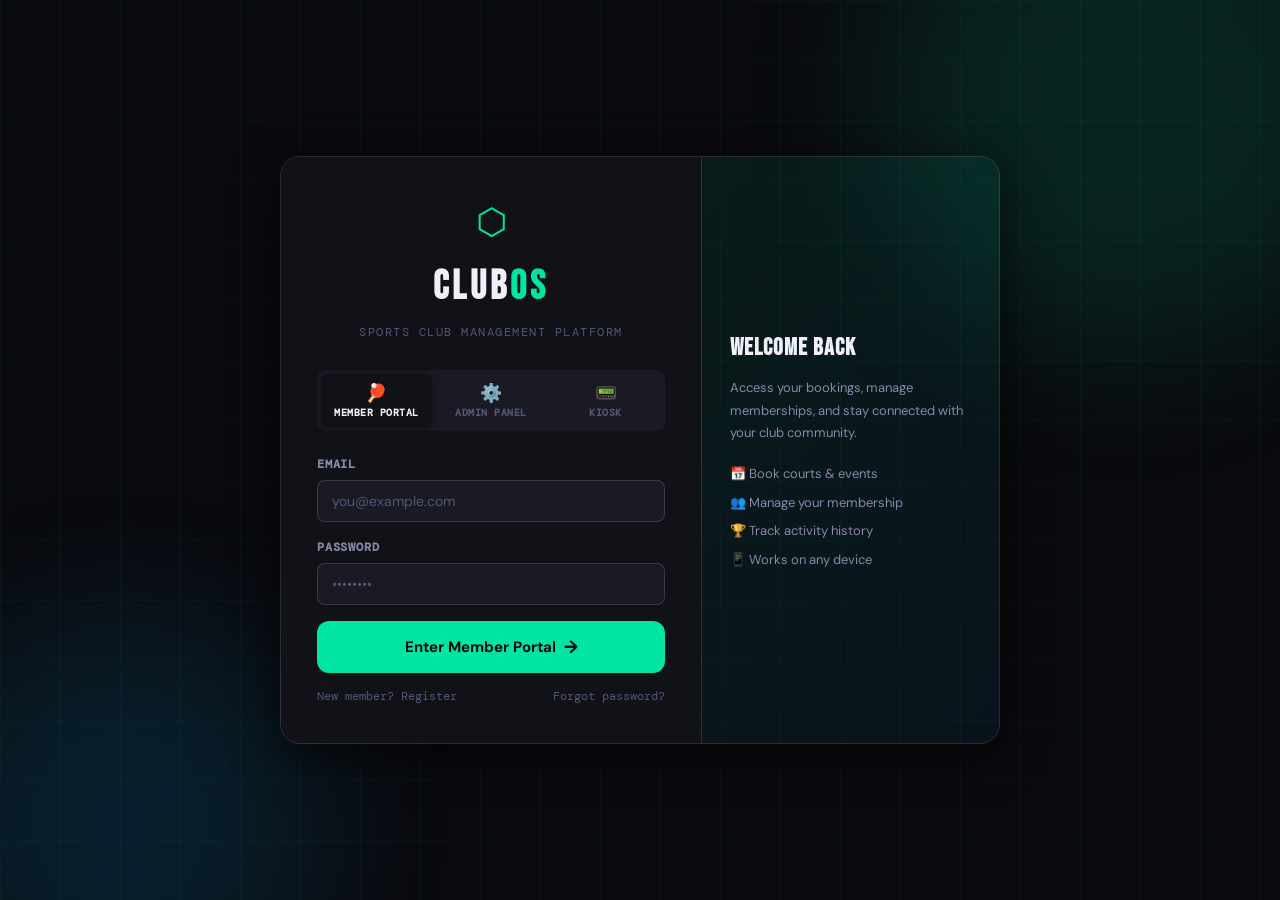
<file: pages/member-portal.html>
<!DOCTYPE html>
<html lang="en">
<head>
  <meta charset="UTF-8" />
  <meta name="viewport" content="width=device-width, initial-scale=1.0" />
  <title>ClubOS — Member Portal</title>
  <link rel="preconnect" href="https://fonts.googleapis.com" />
  <link href="https://fonts.googleapis.com/css2?family=Bebas+Neue&family=DM+Sans:wght@300;400;500;600&family=DM+Mono:wght@400;500&display=swap" rel="stylesheet" />
  <link rel="stylesheet" href="../css/main.css" />
</head>
<body>
<div class="sidebar-overlay" id="sidebarOverlay" onclick="closeSidebar()"></div>

<div class="app-layout">
  <!-- SIDEBAR -->
  <aside class="sidebar" id="sidebar">
    <div class="sidebar-brand">
      <span class="brand-mark">⬡</span>
      <span class="brand-name">CLUB<span>OS</span></span>
    </div>
    <nav class="sidebar-nav">
      <div class="nav-section">My Club</div>
      <a class="nav-item active" onclick="showSection('home')" href="#">
        <span class="nav-icon">🏠</span> Home
      </a>
      <a class="nav-item" onclick="showSection('book')" href="#">
        <span class="nav-icon">📅</span> Book a Court
      </a>
      <a class="nav-item" onclick="showSection('events')" href="#">
        <span class="nav-icon">🎯</span> Events
      </a>
      <div class="nav-section">Account</div>
      <a class="nav-item" onclick="showSection('bookings')" href="#">
        <span class="nav-icon">🗓️</span> My Bookings
      </a>
      <a class="nav-item" onclick="showSection('membership')" href="#">
        <span class="nav-icon">💳</span> Membership
      </a>
      <a class="nav-item" onclick="showSection('profile')" href="#">
        <span class="nav-icon">👤</span> Profile
      </a>
    </nav>
    <div class="sidebar-footer">
      <div class="user-card" onclick="ClubAuth.logout()">
        <div class="user-avatar" id="memberAvatar">M</div>
        <div class="user-info">
          <div class="user-name" id="memberName">Member</div>
          <div class="user-role">Member · Logout</div>
        </div>
      </div>
    </div>
  </aside>

  <!-- MAIN -->
  <div class="main-content">
    <header class="top-bar">
      <button class="hamburger" onclick="toggleSidebar()">☰</button>
      <div class="top-bar-title" id="pageTitle">HOME</div>
      <div class="top-bar-actions">
        <button class="btn btn-green btn-sm" onclick="showSection('book')">+ Book Court</button>
      </div>
    </header>
    <div class="page-content" id="pageContent"></div>
  </div>
</div>

<!-- BOOK COURT MODAL -->
<div class="modal-overlay hidden" id="bookCourtModal">
  <div class="modal" style="max-width:480px">
    <button class="modal-close" onclick="closeModal('bookCourtModal')">✕</button>
    <h2>Confirm Booking</h2>
    <div id="bookingConfirmContent"></div>
    <div style="display:flex;gap:8px;margin-top:16px;">
      <button class="btn btn-green" style="flex:1" onclick="confirmBooking()">Confirm Booking</button>
      <button class="btn btn-ghost" style="flex:1" onclick="closeModal('bookCourtModal')">Cancel</button>
    </div>
  </div>
</div>

<!-- EVENT ENROLL MODAL -->
<div class="modal-overlay hidden" id="enrollModal">
  <div class="modal" style="max-width:420px">
    <button class="modal-close" onclick="closeModal('enrollModal')">✕</button>
    <h2>Join Event</h2>
    <div id="enrollContent"></div>
    <div style="display:flex;gap:8px;margin-top:16px;">
      <button class="btn btn-blue" style="flex:1" onclick="confirmEnroll()">Register Now</button>
      <button class="btn btn-ghost" style="flex:1" onclick="closeModal('enrollModal')">Cancel</button>
    </div>
  </div>
</div>

<script src="../js/config.js"></script>
<script src="../js/api.js"></script>
<script src="../js/auth.js"></script>
<script>
  const user = ClubAuth.requireAuth(['member', 'admin']);
  if (user) {
    document.getElementById('memberName').textContent = user.name || user.email;
    document.getElementById('memberAvatar').textContent = ClubAuth.getUserInitials(user);
  }

  let selectedBooking = null;
  let selectedEvent = null;
  let memberData = null;

  function showSection(section) {
    document.querySelectorAll('.nav-item').forEach(el => {
      el.classList.toggle('active', el.getAttribute('onclick').includes(`'${section}'`));
    });
    document.getElementById('pageTitle').textContent = section.toUpperCase().replace('_', ' ');
    closeSidebar();
    renderSection(section);
  }

  async function renderSection(section) {
    switch(section) {
      case 'home': await renderHome(); break;
      case 'book': await renderBook(); break;
      case 'events': await renderEvents(); break;
      case 'bookings': await renderMyBookings(); break;
      case 'membership': await renderMembership(); break;
      case 'profile': renderProfile(); break;
    }
  }

  // ---- HOME ----
  async function renderHome() {
    const [evRes, bkRes] = await Promise.all([ClubAPI.getEvents(), ClubAPI.getBookings()]);
    const events = evRes.data || [];
    const bookings = bkRes.data || [];
    const upcoming = bookings.filter(b => b.status === 'confirmed').slice(0, 3);

    document.getElementById('pageContent').innerHTML = `
      <div style="margin-bottom:24px;">
        <h2 style="font-family:var(--font-display);font-size:28px;letter-spacing:1px;">Welcome back, <span style="color:var(--c-accent)">${(user.name||'Member').split(' ')[0]}</span> 👋</h2>
        <p style="color:var(--c-text2);font-size:14px;">Here's what's happening at your club today.</p>
      </div>

      <div class="stats-grid mb-24">
        <div class="stat-card" style="--accent-color:var(--c-accent)">
          <div class="stat-icon">🗓️</div>
          <div class="stat-value">${upcoming.length}</div>
          <div class="stat-label">Upcoming Bookings</div>
        </div>
        <div class="stat-card" style="--accent-color:var(--c-accent2)">
          <div class="stat-icon">🎯</div>
          <div class="stat-value">${events.filter(e=>e.status!=='cancelled').length}</div>
          <div class="stat-label">Open Events</div>
        </div>
        <div class="stat-card" style="--accent-color:var(--c-accent3)">
          <div class="stat-icon">💳</div>
          <div class="stat-value" style="text-transform:capitalize">Premium</div>
          <div class="stat-label">Membership</div>
        </div>
      </div>

      <div class="grid-2 mb-24">
        <div class="card">
          <div class="card-header mb-16">
            <span class="card-title">My Upcoming</span>
            <button class="btn btn-ghost btn-sm" onclick="showSection('bookings')">See all</button>
          </div>
          ${upcoming.length ? upcoming.map(b => `
            <div style="display:flex;align-items:center;gap:12px;padding:10px 0;border-bottom:1px solid var(--c-border);">
              <div style="background:var(--c-surface2);border-radius:8px;padding:8px;text-align:center;min-width:44px;">
                <div style="font-family:var(--font-mono);font-size:10px;color:var(--c-text3);">${b.date.slice(5)}</div>
                <div style="font-family:var(--font-mono);font-size:11px;color:var(--c-text2);">${b.startTime}</div>
              </div>
              <div style="flex:1">
                <div style="font-weight:600;font-size:13px;color:var(--c-text)">${b.type === 'court' ? 'Court ' + (b.courtId||'').replace('court','') : 'Event'}</div>
                <div style="font-size:11px;color:var(--c-text3)">${b.startTime} – ${b.endTime}</div>
              </div>
              <span class="badge badge-green">confirmed</span>
            </div>
          `).join('') : '<p style="color:var(--c-text3);font-size:13px;">No upcoming bookings. <a href="#" onclick="showSection(\'book\')" style="color:var(--c-accent)">Book a court →</a></p>'}
        </div>

        <div class="card">
          <div class="card-header mb-16">
            <span class="card-title">Today's Events</span>
            <button class="btn btn-ghost btn-sm" onclick="showSection('events')">All events</button>
          </div>
          ${events.filter(e => e.date === new Date().toISOString().split('T')[0]).slice(0,4).map(e => `
            <div style="display:flex;align-items:center;gap:10px;padding:9px 0;border-bottom:1px solid var(--c-border);cursor:pointer;" onclick="showSection('events')">
              <div style="width:4px;height:40px;border-radius:2px;background:${e.type==='clinic'?'var(--c-accent2)':e.type==='social'?'var(--c-warn)':'var(--c-accent)'};flex-shrink:0;"></div>
              <div style="flex:1">
                <div style="font-size:13px;font-weight:600;color:var(--c-text)">${e.title}</div>
                <div style="font-size:11px;color:var(--c-text3)">${e.startTime} · ${e.enrolled}/${e.capacity} spots</div>
              </div>
              <span class="badge ${e.status==='full'?'badge-red':'badge-green'}">${e.status}</span>
            </div>
          `).join('') || '<p style="color:var(--c-text3);font-size:13px;">No events today</p>'}
        </div>
      </div>

      <div class="card">
        <div class="card-header mb-16">
          <span class="card-title">Quick Book</span>
          <span style="font-size:12px;color:var(--c-text3)">Today · Available slots</span>
        </div>
        <div style="display:flex;flex-wrap:wrap;gap:8px;">
          ${['09:00','10:00','11:00','14:00','15:00','16:00','17:00','18:00','19:00'].map(t =>
            `<button class="slot available" onclick="quickBook('court1','${t}')">${t}</button>`
          ).join('')}
        </div>
      </div>
    `;
  }

  // ---- BOOK ----
  async function renderBook() {
    const today = new Date().toISOString().split('T')[0];
    let selectedDate = today;
    let selectedCourt = CONFIG.COURTS[0].id;

    function buildTimeSlots(date, courtId) {
      const slots = [];
      const bookedSlots = ['10:00', '14:00', '15:00']; // demo
      for (let h = CONFIG.OPEN_HOUR; h < CONFIG.CLOSE_HOUR; h++) {
        const t = `${String(h).padStart(2,'0')}:00`;
        slots.push({ time: t, booked: bookedSlots.includes(t) });
      }
      return slots;
    }

    document.getElementById('pageContent').innerHTML = `
      <div class="grid-2 mb-24" style="align-items:start">
        <div class="card">
          <div class="card-header mb-16"><span class="card-title">Select Court & Date</span></div>
          <div class="form-group">
            <label class="form-label">Court</label>
            <select class="form-input" id="courtSelect" onchange="updateSlots()">
              ${CONFIG.COURTS.map(c => `<option value="${c.id}">${c.name} (${c.type})</option>`).join('')}
            </select>
          </div>
          <div class="form-group">
            <label class="form-label">Date</label>
            <input type="date" class="form-input" id="dateSelect" value="${today}" min="${today}" onchange="updateSlots()" />
          </div>
          <div style="background:var(--c-surface2);border-radius:10px;padding:14px;margin-top:8px;">
            <div style="font-size:12px;font-weight:600;color:var(--c-text2);margin-bottom:8px;">Legend</div>
            <div style="display:flex;flex-direction:column;gap:6px;">
              <div style="display:flex;gap:8px;align-items:center;"><div class="slot available" style="cursor:default;font-size:11px;">09:00</div><span style="font-size:12px;color:var(--c-text3)">Available</span></div>
              <div style="display:flex;gap:8px;align-items:center;"><div class="slot booked" style="cursor:default;font-size:11px;">10:00</div><span style="font-size:12px;color:var(--c-text3)">Booked</span></div>
              <div style="display:flex;gap:8px;align-items:center;"><div class="slot mine" style="cursor:default;font-size:11px;">14:00</div><span style="font-size:12px;color:var(--c-text3)">Your booking</span></div>
            </div>
          </div>
        </div>

        <div class="card">
          <div class="card-header mb-16">
            <span class="card-title">Available Slots</span>
            <span id="slotDateLabel" style="font-size:12px;font-family:var(--font-mono);color:var(--c-text3);">${today}</span>
          </div>
          <div id="slotsContainer" style="display:flex;flex-wrap:wrap;gap:8px;">
            ${buildTimeSlots(today, selectedCourt).map(s =>
              `<button class="slot ${s.booked ? 'booked' : 'available'}" ${s.booked?'disabled':''} onclick="selectSlot('${s.time}')">${s.time}</button>`
            ).join('')}
          </div>
        </div>
      </div>
    `;

    window.updateSlots = function() {
      const court = document.getElementById('courtSelect').value;
      const date = document.getElementById('dateSelect').value;
      document.getElementById('slotDateLabel').textContent = date;
      const slots = buildTimeSlots(date, court);
      document.getElementById('slotsContainer').innerHTML = slots.map(s =>
        `<button class="slot ${s.booked ? 'booked' : 'available'}" ${s.booked?'disabled':''} onclick="selectSlot('${s.time}')">${s.time}</button>`
      ).join('');
    };
  }

  function selectSlot(time) {
    const court = document.getElementById('courtSelect').value;
    const date = document.getElementById('dateSelect').value;
    const courtName = CONFIG.COURTS.find(c => c.id === court)?.name || court;
    const endTime = `${String(parseInt(time)+1).padStart(2,'0')}:00`;

    selectedBooking = { courtId: court, date, startTime: time, endTime, type: 'court', price: 15 };

    document.getElementById('bookingConfirmContent').innerHTML = `
      <div style="background:var(--c-surface2);border-radius:10px;padding:16px;margin-bottom:16px;">
        <div style="display:grid;grid-template-columns:1fr 1fr;gap:10px;">
          <div><div style="font-size:11px;color:var(--c-text3);font-family:var(--font-mono);">COURT</div><div style="font-weight:600;color:var(--c-text);margin-top:2px;">${courtName}</div></div>
          <div><div style="font-size:11px;color:var(--c-text3);font-family:var(--font-mono);">DATE</div><div style="font-weight:600;color:var(--c-text);margin-top:2px;">${date}</div></div>
          <div><div style="font-size:11px;color:var(--c-text3);font-family:var(--font-mono);">TIME</div><div style="font-weight:600;color:var(--c-text);margin-top:2px;">${time} – ${endTime}</div></div>
          <div><div style="font-size:11px;color:var(--c-text3);font-family:var(--font-mono);">PRICE</div><div style="font-weight:600;color:var(--c-accent);margin-top:2px;">$15.00</div></div>
        </div>
      </div>
    `;
    openModal('bookCourtModal');
  }

  async function quickBook(courtId, time) {
    selectSlot(time);
    // pre-set the court and time
  }

  async function confirmBooking() {
    if (!selectedBooking) return;
    const res = await ClubAPI.createBooking(selectedBooking);
    closeModal('bookCourtModal');
    if (res.success) {
      showToast('Booking confirmed! 🎉', 'success');
      renderBook();
    }
  }

  // ---- EVENTS ----
  async function renderEvents() {
    const res = await ClubAPI.getEvents();
    const events = res.data || [];
    const typeColors = { open_play:'badge-green', clinic:'badge-blue', social:'badge-yellow', camp:'badge-orange', tournament:'badge-red' };

    document.getElementById('pageContent').innerHTML = `
      <div class="tabs mb-24">
        <div class="tab active" onclick="filterEvents(this,'all')">All Events</div>
        <div class="tab" onclick="filterEvents(this,'open_play')">Open Play</div>
        <div class="tab" onclick="filterEvents(this,'clinic')">Clinics</div>
        <div class="tab" onclick="filterEvents(this,'social')">Social</div>
        <div class="tab" onclick="filterEvents(this,'camp')">Camps</div>
      </div>
      <div id="eventsGrid" style="display:grid;grid-template-columns:repeat(auto-fill,minmax(280px,1fr));gap:16px;">
        ${events.map(e => `
          <div class="card event-card" data-type="${e.type}" style="cursor:pointer;transition:all 0.2s;" onclick="openEnroll(${JSON.stringify(e).replace(/"/g,'&quot;')})">
            <div style="display:flex;justify-content:space-between;align-items:flex-start;margin-bottom:12px;">
              <span class="badge ${typeColors[e.type]||'badge-gray'}">${e.type.replace('_',' ')}</span>
              <span class="badge ${e.status==='full'?'badge-red':e.status==='active'?'badge-green':'badge-gray'}">${e.status}</span>
            </div>
            <h3 style="font-family:var(--font-display);font-size:20px;letter-spacing:0.5px;color:var(--c-text);margin-bottom:4px;">${e.title}</h3>
            ${e.instructor ? `<div style="font-size:12px;color:var(--c-accent2);margin-bottom:10px;">👨‍🏫 ${e.instructor}</div>` : ''}
            <div style="display:grid;grid-template-columns:1fr 1fr;gap:8px;margin-bottom:14px;">
              <div style="background:var(--c-surface2);border-radius:6px;padding:8px;">
                <div style="font-size:10px;color:var(--c-text3);font-family:var(--font-mono);">DATE</div>
                <div style="font-size:12px;font-weight:600;color:var(--c-text);margin-top:1px;">${e.date}</div>
              </div>
              <div style="background:var(--c-surface2);border-radius:6px;padding:8px;">
                <div style="font-size:10px;color:var(--c-text3);font-family:var(--font-mono);">TIME</div>
                <div style="font-size:12px;font-weight:600;color:var(--c-text);margin-top:1px;">${e.startTime}</div>
              </div>
            </div>
            <div style="margin-bottom:12px;">
              <div style="display:flex;justify-content:space-between;font-size:11px;color:var(--c-text3);margin-bottom:4px;">
                <span>Spots</span><span style="font-family:var(--font-mono)">${e.enrolled}/${e.capacity}</span>
              </div>
              <div style="background:var(--c-surface3);border-radius:3px;height:5px;overflow:hidden;">
                <div style="height:100%;width:${Math.round(e.enrolled/e.capacity*100)}%;background:${e.enrolled>=e.capacity?'var(--c-danger)':'var(--c-accent)'};border-radius:3px;"></div>
              </div>
            </div>
            <div style="display:flex;justify-content:space-between;align-items:center;">
              <span style="font-family:var(--font-display);font-size:22px;color:var(--c-accent);">$${e.price}</span>
              <button class="btn ${e.status==='full'?'btn-ghost':'btn-green'} btn-sm" ${e.status==='full'?'disabled':''}>
                ${e.status==='full'?'Full':'Register →'}
              </button>
            </div>
          </div>
        `).join('')}
      </div>
    `;
  }

  function filterEvents(el, type) {
    document.querySelectorAll('.tab').forEach(t => t.classList.remove('active'));
    el.classList.add('active');
    document.querySelectorAll('.event-card').forEach(c => {
      c.style.display = (type === 'all' || c.dataset.type === type) ? '' : 'none';
    });
  }

  function openEnroll(event) {
    if (typeof event === 'string') event = JSON.parse(event.replace(/&quot;/g,'"'));
    selectedEvent = event;
    document.getElementById('enrollContent').innerHTML = `
      <div style="background:var(--c-surface2);border-radius:10px;padding:16px;margin-bottom:12px;">
        <h3 style="font-family:var(--font-display);font-size:22px;margin-bottom:8px;">${event.title}</h3>
        ${event.instructor ? `<div style="font-size:13px;color:var(--c-accent2);margin-bottom:8px;">👨‍🏫 ${event.instructor}</div>` : ''}
        <div style="display:grid;grid-template-columns:1fr 1fr;gap:8px;font-size:13px;color:var(--c-text2);">
          <div>📅 ${event.date}</div>
          <div>🕐 ${event.startTime} – ${event.endTime}</div>
          <div>📍 ${event.court}</div>
          <div>👥 ${event.enrolled}/${event.capacity} enrolled</div>
        </div>
      </div>
      <div style="display:flex;justify-content:space-between;align-items:center;padding:12px;background:var(--c-surface2);border-radius:8px;">
        <span style="font-size:13px;color:var(--c-text2);">Registration fee</span>
        <span style="font-family:var(--font-display);font-size:24px;color:var(--c-accent);">$${event.price}</span>
      </div>
    `;
    openModal('enrollModal');
  }

  async function confirmEnroll() {
    if (!selectedEvent) return;
    await ClubAPI.enrollEvent(selectedEvent.id, 'm1');
    closeModal('enrollModal');
    showToast('Registered for event! 🎯', 'success');
    renderEvents();
  }

  // ---- MY BOOKINGS ----
  async function renderMyBookings() {
    const res = await ClubAPI.getBookings();
    const bookings = res.data || [];

    document.getElementById('pageContent').innerHTML = `
      <div class="tabs mb-24">
        <div class="tab active" onclick="filterMyBookings(this,'all')">All</div>
        <div class="tab" onclick="filterMyBookings(this,'confirmed')">Upcoming</div>
        <div class="tab" onclick="filterMyBookings(this,'completed')">Past</div>
        <div class="tab" onclick="filterMyBookings(this,'cancelled')">Cancelled</div>
      </div>
      <div id="bookingsList" style="display:flex;flex-direction:column;gap:12px;">
        ${bookings.map(b => `
          <div class="card booking-item" data-status="${b.status}" style="display:flex;align-items:center;gap:16px;">
            <div style="background:var(--c-surface2);border-radius:10px;padding:12px;text-align:center;min-width:60px;">
              <div style="font-size:10px;font-family:var(--font-mono);color:var(--c-text3);">${b.date.slice(5)}</div>
              <div style="font-family:var(--font-display);font-size:22px;color:var(--c-text);">${b.date.slice(8)}</div>
            </div>
            <div style="flex:1">
              <div style="font-weight:600;font-size:15px;color:var(--c-text);margin-bottom:2px;">
                ${b.type === 'court' ? 'Court ' + (b.courtId||'').replace('court','') : 'Event Booking'}
              </div>
              <div style="font-size:12px;color:var(--c-text3);">${b.startTime} – ${b.endTime} · $${b.price}</div>
            </div>
            <div style="display:flex;flex-direction:column;align-items:flex-end;gap:6px;">
              <span class="badge ${b.status==='confirmed'?'badge-green':b.status==='completed'?'badge-blue':'badge-red'}">${b.status}</span>
              ${b.status === 'confirmed' ? `<button class="btn btn-red btn-sm" onclick="cancelMyBooking('${b.id}')">Cancel</button>` : ''}
            </div>
          </div>
        `).join('') || '<div class="card" style="text-align:center;padding:40px;color:var(--c-text3);">No bookings found. <a href="#" onclick="showSection(\'book\')" style="color:var(--c-accent)">Book a court →</a></div>'}
      </div>
    `;
  }

  function filterMyBookings(el, status) {
    document.querySelectorAll('.tab').forEach(t => t.classList.remove('active'));
    el.classList.add('active');
    document.querySelectorAll('.booking-item').forEach(c => {
      c.style.display = (status === 'all' || c.dataset.status === status) ? '' : 'none';
    });
  }

  async function cancelMyBooking(id) {
    if (confirm('Cancel this booking?')) {
      await ClubAPI.cancelBooking(id);
      showToast('Booking cancelled.', 'error');
      renderMyBookings();
    }
  }

  // ---- MEMBERSHIP ----
  async function renderMembership() {
    document.getElementById('pageContent').innerHTML = `
      <div class="card mb-24" style="background:linear-gradient(135deg,rgba(0,229,160,0.1),rgba(0,184,255,0.05));border-color:rgba(0,229,160,0.2)">
        <div style="display:flex;justify-content:space-between;align-items:flex-start;flex-wrap:wrap;gap:12px;">
          <div>
            <div style="font-size:11px;font-family:var(--font-mono);color:var(--c-accent);margin-bottom:4px;">CURRENT PLAN</div>
            <div style="font-family:var(--font-display);font-size:36px;letter-spacing:1px;">PREMIUM</div>
            <div style="color:var(--c-text2);font-size:13px;">Active since January 2024 · Renews Feb 1</div>
          </div>
          <div style="text-align:right;">
            <div style="font-family:var(--font-display);font-size:40px;color:var(--c-accent);">$79<span style="font-size:16px;color:var(--c-text3)">/mo</span></div>
          </div>
        </div>
        <div style="margin-top:16px;display:flex;flex-wrap:wrap;gap:8px;">
          ${['Unlimited bookings','Priority booking','2 Guest passes/mo','Equipment rental'].map(p =>
            `<span style="background:rgba(0,229,160,0.1);border:1px solid rgba(0,229,160,0.2);color:var(--c-accent);padding:4px 10px;border-radius:20px;font-size:12px;">✓ ${p}</span>`
          ).join('')}
        </div>
      </div>

      <div style="margin-bottom:16px;font-family:var(--font-display);font-size:20px;letter-spacing:0.5px;">Available Plans</div>
      <div class="grid-2">
        ${CONFIG.MEMBERSHIPS.map(m => `
          <div class="card" style="border-color:${m.id==='premium'?'rgba(0,229,160,0.3)':'var(--c-border)'}">
            <div style="display:flex;justify-content:space-between;margin-bottom:10px;">
              <span style="font-family:var(--font-display);font-size:20px;color:${m.color};">${m.name.toUpperCase()}</span>
              <span style="font-family:var(--font-display);font-size:24px;">$${m.price}<span style="font-size:12px;color:var(--c-text3)">/mo</span></span>
            </div>
            <ul style="list-style:none;display:flex;flex-direction:column;gap:4px;margin-bottom:14px;">
              ${m.perks.map(p=>`<li style="font-size:12px;color:var(--c-text2);display:flex;gap:6px;align-items:center;"><span style="color:${m.color};font-size:10px;">✓</span>${p}</li>`).join('')}
            </ul>
            <button class="btn ${m.id==='premium'?'btn-ghost':'btn-green'}" style="width:100%;justify-content:center;" onclick="alert('Membership change submitted (demo)')">
              ${m.id==='premium'?'Current Plan':'Switch to '+m.name}
            </button>
          </div>
        `).join('')}
      </div>
    `;
  }

  // ---- PROFILE ----
  function renderProfile() {
    document.getElementById('pageContent').innerHTML = `
      <div class="grid-2" style="align-items:start">
        <div class="card">
          <div style="text-align:center;margin-bottom:20px;">
            <div class="user-avatar" style="width:72px;height:72px;font-size:24px;margin:0 auto 12px;">${ClubAuth.getUserInitials(user)}</div>
            <div style="font-family:var(--font-display);font-size:24px;">${user.name||'Member'}</div>
            <div style="font-size:13px;color:var(--c-text3)">${user.email}</div>
          </div>
          <div class="form-group">
            <label class="form-label">First Name</label>
            <input type="text" class="form-input" value="${(user.name||'').split(' ')[0]}" />
          </div>
          <div class="form-group">
            <label class="form-label">Last Name</label>
            <input type="text" class="form-input" value="${(user.name||'').split(' ').slice(1).join(' ')}" />
          </div>
          <div class="form-group">
            <label class="form-label">Email</label>
            <input type="email" class="form-input" value="${user.email||''}" />
          </div>
          <div class="form-group">
            <label class="form-label">Phone</label>
            <input type="tel" class="form-input" placeholder="555-0000" />
          </div>
          <button class="btn-primary" onclick="showToast('Profile updated!','success')">Save Profile</button>
        </div>

        <div style="display:flex;flex-direction:column;gap:16px;">
          <div class="card">
            <div class="card-title mb-16">Notifications</div>
            ${['Email booking confirmations','SMS reminders (1hr before)','Event announcements','Membership renewal alerts'].map(n=>`
              <div style="display:flex;justify-content:space-between;align-items:center;padding:10px 0;border-bottom:1px solid var(--c-border);">
                <span style="font-size:13px;color:var(--c-text2)">${n}</span>
                <div onclick="this.classList.toggle('on')" style="width:36px;height:20px;background:var(--c-surface3);border-radius:10px;cursor:pointer;position:relative;transition:background 0.2s;" class="toggle-switch">
                  <div style="position:absolute;top:2px;left:2px;width:16px;height:16px;border-radius:50%;background:var(--c-text3);transition:all 0.2s;"></div>
                </div>
              </div>
            `).join('')}
          </div>

          <div class="card">
            <div class="card-title mb-16">Change Password</div>
            <div class="form-group">
              <label class="form-label">Current Password</label>
              <input type="password" class="form-input" placeholder="••••••••" />
            </div>
            <div class="form-group">
              <label class="form-label">New Password</label>
              <input type="password" class="form-input" placeholder="••••••••" />
            </div>
            <button class="btn btn-ghost" style="width:100%;justify-content:center;" onclick="showToast('Password updated!','success')">Update Password</button>
          </div>
        </div>
      </div>
    `;
  }

  // ---- HELPERS ----
  function openModal(id) { document.getElementById(id).classList.remove('hidden'); }
  function closeModal(id) { document.getElementById(id).classList.add('hidden'); }
  function toggleSidebar() {
    document.getElementById('sidebar').classList.toggle('open');
    document.getElementById('sidebarOverlay').classList.toggle('active');
  }
  function closeSidebar() {
    document.getElementById('sidebar').classList.remove('open');
    document.getElementById('sidebarOverlay').classList.remove('active');
  }

  function showToast(msg, type) {
    const t = document.createElement('div');
    t.style.cssText = `position:fixed;bottom:24px;left:50%;transform:translateX(-50%);background:${type==='success'?'var(--c-accent)':'var(--c-danger)'};color:${type==='success'?'var(--c-black)':'white'};padding:12px 24px;border-radius:30px;font-weight:600;font-size:14px;z-index:9999;animation:slideUp 0.3s ease;box-shadow:0 4px 20px rgba(0,0,0,0.4)`;
    t.textContent = msg;
    document.body.appendChild(t);
    setTimeout(() => t.remove(), 3000);
  }

  // Toggle switch style
  document.addEventListener('click', e => {
    if (e.target.classList.contains('toggle-switch') || e.target.closest('.toggle-switch')) {
      const sw = e.target.closest('.toggle-switch') || e.target;
      const isOn = sw.classList.toggle('on');
      sw.style.background = isOn ? 'var(--c-accent)' : 'var(--c-surface3)';
      const dot = sw.querySelector('div');
      if (dot) { dot.style.left = isOn ? '18px' : '2px'; dot.style.background = isOn ? 'var(--c-black)' : 'var(--c-text3)'; }
    }
  });

  // Init
  renderSection('home');
</script>
</body>
</html>
</file>
<file: css/main.css>
/* ===== CLUBOS DESIGN SYSTEM ===== */
:root {
  --c-black: #0a0a0f;
  --c-surface: #111118;
  --c-surface2: #1a1a24;
  --c-surface3: #22223a;
  --c-border: rgba(255,255,255,0.08);
  --c-border2: rgba(255,255,255,0.14);
  --c-accent: #00e5a0;
  --c-accent2: #00b8ff;
  --c-accent3: #ff6b35;
  --c-warn: #ffd166;
  --c-danger: #ff4757;
  --c-text: #f0f0f8;
  --c-text2: #8888aa;
  --c-text3: #555577;
  --radius: 12px;
  --radius-sm: 8px;
  --radius-lg: 20px;
  --shadow: 0 4px 24px rgba(0,0,0,0.4);
  --shadow-lg: 0 12px 48px rgba(0,0,0,0.6);
  --font-display: 'Bebas Neue', sans-serif;
  --font-body: 'DM Sans', sans-serif;
  --font-mono: 'DM Mono', monospace;
  --sidebar-w: 240px;
  --header-h: 60px;
  --transition: all 0.2s cubic-bezier(0.4, 0, 0.2, 1);
}

*, *::before, *::after { box-sizing: border-box; margin: 0; padding: 0; }

html { scroll-behavior: smooth; -webkit-text-size-adjust: 100%; }

body {
  font-family: var(--font-body);
  background: var(--c-black);
  color: var(--c-text);
  line-height: 1.6;
  min-height: 100vh;
  -webkit-font-smoothing: antialiased;
}

/* ===== LAYOUT ===== */
.app-layout {
  display: flex;
  min-height: 100vh;
}

.sidebar {
  width: var(--sidebar-w);
  background: var(--c-surface);
  border-right: 1px solid var(--c-border);
  display: flex;
  flex-direction: column;
  position: fixed;
  top: 0; left: 0;
  height: 100vh;
  z-index: 100;
  transition: var(--transition);
  overflow-y: auto;
}

.sidebar-brand {
  padding: 20px 20px 16px;
  border-bottom: 1px solid var(--c-border);
  display: flex;
  align-items: center;
  gap: 10px;
}

.sidebar-brand .brand-mark {
  font-size: 24px;
  color: var(--c-accent);
  line-height: 1;
}

.sidebar-brand .brand-name {
  font-family: var(--font-display);
  font-size: 24px;
  letter-spacing: 2px;
  color: var(--c-text);
}
.sidebar-brand .brand-name span { color: var(--c-accent); }

.sidebar-nav { flex: 1; padding: 12px 0; }

.nav-section {
  padding: 8px 16px 4px;
  font-size: 10px;
  font-weight: 600;
  letter-spacing: 1.5px;
  text-transform: uppercase;
  color: var(--c-text3);
  font-family: var(--font-mono);
}

.nav-item {
  display: flex;
  align-items: center;
  gap: 10px;
  padding: 10px 16px;
  cursor: pointer;
  border-radius: 0;
  color: var(--c-text2);
  font-size: 14px;
  font-weight: 500;
  transition: var(--transition);
  border-left: 3px solid transparent;
  text-decoration: none;
}

.nav-item:hover {
  background: rgba(255,255,255,0.04);
  color: var(--c-text);
}

.nav-item.active {
  background: rgba(0,229,160,0.08);
  color: var(--c-accent);
  border-left-color: var(--c-accent);
}

.nav-item .nav-icon { font-size: 16px; width: 20px; text-align: center; }
.nav-item .nav-badge {
  margin-left: auto;
  background: var(--c-accent);
  color: var(--c-black);
  font-size: 10px;
  font-weight: 700;
  padding: 2px 6px;
  border-radius: 20px;
  font-family: var(--font-mono);
}

.sidebar-footer {
  padding: 16px;
  border-top: 1px solid var(--c-border);
}

.user-card {
  display: flex;
  align-items: center;
  gap: 10px;
  padding: 10px;
  background: var(--c-surface2);
  border-radius: var(--radius-sm);
  cursor: pointer;
  transition: var(--transition);
}
.user-card:hover { background: var(--c-surface3); }

.user-avatar {
  width: 32px; height: 32px;
  border-radius: 50%;
  background: linear-gradient(135deg, var(--c-accent), var(--c-accent2));
  display: flex; align-items: center; justify-content: center;
  font-weight: 700; font-size: 12px; color: var(--c-black);
  flex-shrink: 0;
}

.user-info .user-name { font-size: 13px; font-weight: 600; color: var(--c-text); }
.user-info .user-role { font-size: 11px; color: var(--c-text3); font-family: var(--font-mono); }

/* ===== MAIN CONTENT ===== */
.main-content {
  flex: 1;
  margin-left: var(--sidebar-w);
  display: flex;
  flex-direction: column;
  min-height: 100vh;
}

.top-bar {
  height: var(--header-h);
  background: var(--c-surface);
  border-bottom: 1px solid var(--c-border);
  display: flex;
  align-items: center;
  padding: 0 24px;
  gap: 16px;
  position: sticky;
  top: 0;
  z-index: 50;
}

.top-bar-title {
  font-family: var(--font-display);
  font-size: 20px;
  letter-spacing: 1px;
  color: var(--c-text);
  flex: 1;
}

.top-bar-actions { display: flex; align-items: center; gap: 8px; }

.hamburger {
  display: none;
  background: none;
  border: none;
  color: var(--c-text);
  font-size: 20px;
  cursor: pointer;
  padding: 4px 8px;
}

.page-content { flex: 1; padding: 24px; overflow-y: auto; }

/* ===== CARDS ===== */
.card {
  background: var(--c-surface);
  border: 1px solid var(--c-border);
  border-radius: var(--radius);
  padding: 20px;
}

.card-header {
  display: flex;
  align-items: center;
  justify-content: space-between;
  margin-bottom: 16px;
}

.card-title {
  font-family: var(--font-display);
  font-size: 18px;
  letter-spacing: 0.5px;
  color: var(--c-text);
}

/* ===== STATS GRID ===== */
.stats-grid {
  display: grid;
  grid-template-columns: repeat(auto-fit, minmax(180px, 1fr));
  gap: 16px;
  margin-bottom: 24px;
}

.stat-card {
  background: var(--c-surface);
  border: 1px solid var(--c-border);
  border-radius: var(--radius);
  padding: 20px;
  position: relative;
  overflow: hidden;
  transition: var(--transition);
}
.stat-card:hover { border-color: var(--c-border2); transform: translateY(-1px); }

.stat-card::before {
  content: '';
  position: absolute;
  top: 0; left: 0; right: 0;
  height: 3px;
  background: var(--accent-color, var(--c-accent));
}

.stat-icon { font-size: 24px; margin-bottom: 8px; }
.stat-value {
  font-family: var(--font-display);
  font-size: 36px;
  letter-spacing: 1px;
  color: var(--c-text);
  line-height: 1;
}
.stat-label { font-size: 12px; color: var(--c-text2); margin-top: 4px; font-family: var(--font-mono); text-transform: uppercase; letter-spacing: 1px; }
.stat-trend { font-size: 11px; margin-top: 8px; }
.stat-trend.up { color: var(--c-accent); }
.stat-trend.down { color: var(--c-danger); }

/* ===== TABLES ===== */
.table-wrapper { overflow-x: auto; border-radius: var(--radius); border: 1px solid var(--c-border); }

table { width: 100%; border-collapse: collapse; }
thead th {
  padding: 12px 16px;
  text-align: left;
  font-size: 11px;
  font-weight: 600;
  letter-spacing: 1px;
  text-transform: uppercase;
  color: var(--c-text3);
  background: var(--c-surface2);
  border-bottom: 1px solid var(--c-border);
  font-family: var(--font-mono);
  white-space: nowrap;
}
tbody td {
  padding: 12px 16px;
  border-bottom: 1px solid var(--c-border);
  font-size: 14px;
  color: var(--c-text2);
  vertical-align: middle;
}
tbody tr:last-child td { border-bottom: none; }
tbody tr:hover td { background: rgba(255,255,255,0.02); color: var(--c-text); }

/* ===== BUTTONS ===== */
.btn {
  display: inline-flex;
  align-items: center;
  gap: 6px;
  padding: 8px 16px;
  border-radius: var(--radius-sm);
  font-size: 13px;
  font-weight: 600;
  cursor: pointer;
  border: none;
  transition: var(--transition);
  font-family: var(--font-body);
  white-space: nowrap;
  text-decoration: none;
}

.btn-primary {
  background: var(--c-accent);
  color: var(--c-black);
  width: 100%;
  justify-content: center;
  padding: 14px 20px;
  font-size: 15px;
  border-radius: var(--radius);
  border: none;
  cursor: pointer;
  font-family: var(--font-body);
  font-weight: 700;
  transition: var(--transition);
  display: flex;
  align-items: center;
  gap: 8px;
}
.btn-primary:hover { background: #00ffb3; transform: translateY(-1px); }
.btn-primary.loading { opacity: 0.7; cursor: wait; }

.btn-sm { padding: 6px 12px; font-size: 12px; }
.btn-green { background: rgba(0,229,160,0.15); color: var(--c-accent); border: 1px solid rgba(0,229,160,0.3); }
.btn-green:hover { background: rgba(0,229,160,0.25); }
.btn-blue { background: rgba(0,184,255,0.15); color: var(--c-accent2); border: 1px solid rgba(0,184,255,0.3); }
.btn-blue:hover { background: rgba(0,184,255,0.25); }
.btn-red { background: rgba(255,71,87,0.15); color: var(--c-danger); border: 1px solid rgba(255,71,87,0.3); }
.btn-red:hover { background: rgba(255,71,87,0.25); }
.btn-ghost { background: transparent; color: var(--c-text2); border: 1px solid var(--c-border2); }
.btn-ghost:hover { background: var(--c-surface2); color: var(--c-text); }

/* ===== FORMS ===== */
.form-group { margin-bottom: 16px; }
.form-label {
  display: block;
  font-size: 12px;
  font-weight: 600;
  color: var(--c-text2);
  margin-bottom: 6px;
  text-transform: uppercase;
  letter-spacing: 0.8px;
  font-family: var(--font-mono);
}
.form-input {
  width: 100%;
  padding: 11px 14px;
  background: var(--c-surface2);
  border: 1px solid var(--c-border2);
  border-radius: var(--radius-sm);
  color: var(--c-text);
  font-size: 14px;
  font-family: var(--font-body);
  transition: var(--transition);
  outline: none;
}
.form-input:focus { border-color: var(--c-accent); box-shadow: 0 0 0 3px rgba(0,229,160,0.1); }
.form-input::placeholder { color: var(--c-text3); }
select.form-input { cursor: pointer; }
.form-row { display: grid; grid-template-columns: 1fr 1fr; gap: 12px; }

/* ===== BADGES / PILLS ===== */
.badge {
  display: inline-flex;
  align-items: center;
  padding: 3px 10px;
  border-radius: 20px;
  font-size: 11px;
  font-weight: 600;
  font-family: var(--font-mono);
  text-transform: uppercase;
  letter-spacing: 0.5px;
}
.badge-green { background: rgba(0,229,160,0.15); color: var(--c-accent); }
.badge-blue { background: rgba(0,184,255,0.15); color: var(--c-accent2); }
.badge-orange { background: rgba(255,107,53,0.15); color: var(--c-accent3); }
.badge-yellow { background: rgba(255,209,102,0.15); color: var(--c-warn); }
.badge-red { background: rgba(255,71,87,0.15); color: var(--c-danger); }
.badge-gray { background: rgba(255,255,255,0.08); color: var(--c-text3); }

/* ===== MODAL ===== */
.modal-overlay {
  position: fixed;
  inset: 0;
  background: rgba(0,0,0,0.7);
  backdrop-filter: blur(4px);
  z-index: 1000;
  display: flex;
  align-items: center;
  justify-content: center;
  padding: 20px;
  animation: fadeIn 0.2s ease;
}
.modal-overlay.hidden { display: none; }

.modal {
  background: var(--c-surface);
  border: 1px solid var(--c-border2);
  border-radius: var(--radius-lg);
  padding: 28px;
  width: 100%;
  max-width: 500px;
  position: relative;
  max-height: 90vh;
  overflow-y: auto;
  box-shadow: var(--shadow-lg);
  animation: slideUp 0.25s cubic-bezier(0.4, 0, 0.2, 1);
}

.modal h2 {
  font-family: var(--font-display);
  font-size: 24px;
  letter-spacing: 1px;
  margin-bottom: 20px;
  color: var(--c-text);
}

.modal-close {
  position: absolute;
  top: 16px; right: 16px;
  background: var(--c-surface2);
  border: 1px solid var(--c-border);
  color: var(--c-text2);
  width: 28px; height: 28px;
  border-radius: 50%;
  cursor: pointer;
  font-size: 12px;
  display: flex; align-items: center; justify-content: center;
  transition: var(--transition);
}
.modal-close:hover { background: var(--c-surface3); color: var(--c-text); }

/* ===== CALENDAR ===== */
.calendar-grid {
  display: grid;
  grid-template-columns: repeat(7, 1fr);
  gap: 1px;
  background: var(--c-border);
  border-radius: var(--radius);
  overflow: hidden;
}

.cal-header {
  display: grid;
  grid-template-columns: repeat(7, 1fr);
  gap: 8px;
  margin-bottom: 8px;
}
.cal-day-name {
  text-align: center;
  font-size: 11px;
  font-weight: 600;
  color: var(--c-text3);
  font-family: var(--font-mono);
  text-transform: uppercase;
  letter-spacing: 1px;
  padding: 8px 4px;
}

.cal-day {
  background: var(--c-surface);
  padding: 8px;
  min-height: 80px;
  cursor: pointer;
  transition: var(--transition);
  position: relative;
}
.cal-day:hover { background: var(--c-surface2); }
.cal-day.today { background: rgba(0,229,160,0.05); }
.cal-day.other-month .cal-date { color: var(--c-text3); }
.cal-date {
  font-family: var(--font-mono);
  font-size: 12px;
  font-weight: 600;
  margin-bottom: 4px;
  color: var(--c-text2);
}
.cal-day.today .cal-date {
  background: var(--c-accent);
  color: var(--c-black);
  width: 22px; height: 22px;
  border-radius: 50%;
  display: flex; align-items: center; justify-content: center;
}

.cal-event {
  background: rgba(0,229,160,0.2);
  border-left: 2px solid var(--c-accent);
  color: var(--c-accent);
  font-size: 10px;
  padding: 2px 4px;
  border-radius: 2px;
  margin-bottom: 2px;
  white-space: nowrap;
  overflow: hidden;
  text-overflow: ellipsis;
  font-weight: 500;
}
.cal-event.court { background: rgba(0,184,255,0.15); border-color: var(--c-accent2); color: var(--c-accent2); }
.cal-event.clinic { background: rgba(255,107,53,0.15); border-color: var(--c-accent3); color: var(--c-accent3); }

/* ===== TIME SLOTS ===== */
.time-slots {
  display: grid;
  grid-template-columns: 60px 1fr;
  gap: 0;
  border: 1px solid var(--c-border);
  border-radius: var(--radius);
  overflow: hidden;
}

.time-label {
  padding: 8px 10px;
  font-size: 11px;
  font-family: var(--font-mono);
  color: var(--c-text3);
  border-bottom: 1px solid var(--c-border);
  border-right: 1px solid var(--c-border);
  background: var(--c-surface2);
  display: flex; align-items: center;
}

.slot-row {
  padding: 6px 10px;
  border-bottom: 1px solid var(--c-border);
  display: flex;
  gap: 6px;
  flex-wrap: wrap;
  background: var(--c-surface);
  transition: var(--transition);
}
.slot-row:hover { background: var(--c-surface2); }

.slot {
  padding: 4px 10px;
  border-radius: 4px;
  font-size: 12px;
  font-weight: 500;
  cursor: pointer;
  transition: var(--transition);
  font-family: var(--font-mono);
}
.slot.available { background: rgba(0,229,160,0.1); color: var(--c-accent); border: 1px solid rgba(0,229,160,0.2); }
.slot.available:hover { background: rgba(0,229,160,0.25); }
.slot.booked { background: rgba(255,71,87,0.1); color: var(--c-danger); border: 1px solid rgba(255,71,87,0.2); cursor: not-allowed; }
.slot.mine { background: rgba(0,184,255,0.15); color: var(--c-accent2); border: 1px solid rgba(0,184,255,0.3); }

/* ===== NOTIFICATIONS ===== */
.notif-dot {
  position: relative;
}
.notif-dot::after {
  content: '';
  position: absolute;
  top: 0; right: 0;
  width: 8px; height: 8px;
  background: var(--c-accent);
  border-radius: 50%;
  border: 2px solid var(--c-surface);
}

/* ===== STATUS ===== */
.status-msg {
  padding: 12px 16px;
  border-radius: var(--radius-sm);
  font-size: 13px;
  font-weight: 500;
  margin-top: 12px;
}
.status-msg.success { background: rgba(0,229,160,0.1); color: var(--c-accent); border: 1px solid rgba(0,229,160,0.2); }
.status-msg.error { background: rgba(255,71,87,0.1); color: var(--c-danger); border: 1px solid rgba(255,71,87,0.2); }
.status-msg.hidden { display: none; }

/* ===== SEARCH ===== */
.search-box {
  position: relative;
}
.search-box input {
  padding-left: 36px;
}
.search-icon {
  position: absolute;
  left: 12px; top: 50%;
  transform: translateY(-50%);
  color: var(--c-text3);
  font-size: 14px;
  pointer-events: none;
}

/* ===== TABS ===== */
.tabs {
  display: flex;
  gap: 0;
  border-bottom: 1px solid var(--c-border);
  margin-bottom: 20px;
}
.tab {
  padding: 10px 18px;
  font-size: 13px;
  font-weight: 600;
  color: var(--c-text3);
  cursor: pointer;
  border-bottom: 2px solid transparent;
  transition: var(--transition);
  white-space: nowrap;
}
.tab:hover { color: var(--c-text2); }
.tab.active { color: var(--c-accent); border-bottom-color: var(--c-accent); }

/* ===== GRID LAYOUTS ===== */
.grid-2 { display: grid; grid-template-columns: 1fr 1fr; gap: 16px; }
.grid-3 { display: grid; grid-template-columns: repeat(3, 1fr); gap: 16px; }
.mb-16 { margin-bottom: 16px; }
.mb-24 { margin-bottom: 24px; }
.flex { display: flex; }
.flex-between { display: flex; justify-content: space-between; align-items: center; }
.flex-gap { display: flex; gap: 8px; align-items: center; }
.flex-wrap { flex-wrap: wrap; }
.hidden { display: none !important; }

/* ===== ANIMATIONS ===== */
@keyframes fadeIn {
  from { opacity: 0; }
  to { opacity: 1; }
}
@keyframes slideUp {
  from { opacity: 0; transform: translateY(20px); }
  to { opacity: 1; transform: translateY(0); }
}
@keyframes pulse {
  0%, 100% { opacity: 1; }
  50% { opacity: 0.5; }
}
.animate-pulse { animation: pulse 2s infinite; }

/* ===== LOADING SKELETON ===== */
.skeleton {
  background: linear-gradient(90deg, var(--c-surface2) 25%, var(--c-surface3) 50%, var(--c-surface2) 75%);
  background-size: 200% 100%;
  animation: shimmer 1.5s infinite;
  border-radius: var(--radius-sm);
}
@keyframes shimmer {
  0% { background-position: 200% 0; }
  100% { background-position: -200% 0; }
}

/* ===== SCROLLBAR ===== */
::-webkit-scrollbar { width: 6px; height: 6px; }
::-webkit-scrollbar-track { background: transparent; }
::-webkit-scrollbar-thumb { background: var(--c-surface3); border-radius: 3px; }
::-webkit-scrollbar-thumb:hover { background: var(--c-border2); }

/* ===== MOBILE ===== */
@media (max-width: 768px) {
  .sidebar {
    transform: translateX(-100%);
    z-index: 200;
  }
  .sidebar.open { transform: translateX(0); }
  .main-content { margin-left: 0; }
  .hamburger { display: block; }
  .grid-2, .grid-3 { grid-template-columns: 1fr; }
  .form-row { grid-template-columns: 1fr; }
  .stats-grid { grid-template-columns: repeat(2, 1fr); }
  .page-content { padding: 16px; }
  .top-bar { padding: 0 16px; }

  .sidebar-overlay {
    display: none;
    position: fixed;
    inset: 0;
    background: rgba(0,0,0,0.6);
    z-index: 199;
  }
  .sidebar-overlay.active { display: block; }

  .cal-day { min-height: 55px; }
  .cal-event { display: none; }
  .cal-day.has-events::after {
    content: '•';
    color: var(--c-accent);
    font-size: 16px;
    position: absolute;
    bottom: 4px; right: 4px;
  }
}

@media (max-width: 480px) {
  .stats-grid { grid-template-columns: 1fr 1fr; }
  .table-wrapper { font-size: 13px; }
  tbody td { padding: 10px 12px; }
  thead th { padding: 10px 12px; }
}
</file>
<file: css/login.css>
/* ===== LOGIN PAGE ===== */
.login-page {
  min-height: 100vh;
  display: flex;
  align-items: center;
  justify-content: center;
  overflow: hidden;
  position: relative;
}

.login-bg {
  position: fixed;
  inset: 0;
  overflow: hidden;
  z-index: 0;
}

.court-lines {
  position: absolute;
  inset: 0;
  background-image:
    linear-gradient(rgba(0,229,160,0.04) 1px, transparent 1px),
    linear-gradient(90deg, rgba(0,229,160,0.04) 1px, transparent 1px);
  background-size: 60px 60px;
}

.glow-orb {
  position: absolute;
  border-radius: 50%;
  filter: blur(80px);
  opacity: 0.12;
}
.orb1 {
  width: 500px; height: 500px;
  background: var(--c-accent);
  top: -150px; right: -100px;
  animation: float1 8s ease-in-out infinite;
}
.orb2 {
  width: 400px; height: 400px;
  background: var(--c-accent2);
  bottom: -120px; left: -80px;
  animation: float2 10s ease-in-out infinite;
}

@keyframes float1 {
  0%, 100% { transform: translate(0, 0); }
  50% { transform: translate(-30px, 40px); }
}
@keyframes float2 {
  0%, 100% { transform: translate(0, 0); }
  50% { transform: translate(40px, -30px); }
}

.login-wrapper {
  position: relative;
  z-index: 1;
  display: grid;
  grid-template-columns: 420px 300px;
  gap: 0;
  box-shadow: var(--shadow-lg);
  border-radius: var(--radius-lg);
  overflow: hidden;
  border: 1px solid var(--c-border2);
  max-width: 720px;
  width: 100%;
  margin: 20px;
  animation: slideUp 0.4s cubic-bezier(0.4, 0, 0.2, 1);
}

.login-card {
  background: var(--c-surface);
  padding: 36px;
}

.brand {
  text-align: center;
  margin-bottom: 28px;
}

.brand-mark {
  font-size: 36px;
  color: var(--c-accent);
  display: block;
  margin-bottom: 4px;
}

.brand-name {
  font-family: var(--font-display);
  font-size: 40px;
  letter-spacing: 4px;
  color: var(--c-text);
}
.brand-name span { color: var(--c-accent); }

.brand-tagline {
  font-size: 12px;
  color: var(--c-text3);
  margin-top: 4px;
  font-family: var(--font-mono);
  text-transform: uppercase;
  letter-spacing: 1.5px;
}

.portal-selector {
  display: flex;
  background: var(--c-surface2);
  border-radius: var(--radius-sm);
  padding: 4px;
  gap: 4px;
  margin-bottom: 24px;
}

.portal-btn {
  flex: 1;
  display: flex;
  flex-direction: column;
  align-items: center;
  gap: 2px;
  padding: 8px 6px;
  background: transparent;
  border: none;
  border-radius: 6px;
  cursor: pointer;
  transition: var(--transition);
  color: var(--c-text3);
}
.portal-btn:hover { background: var(--c-surface3); color: var(--c-text2); }
.portal-btn.active {
  background: var(--c-surface);
  color: var(--c-text);
  box-shadow: 0 2px 8px rgba(0,0,0,0.3);
}
.portal-icon { font-size: 18px; }
.portal-label { font-size: 10px; font-weight: 600; text-transform: uppercase; letter-spacing: 0.5px; font-family: var(--font-mono); }

.login-form { margin-top: 4px; }

.btn-arrow {
  font-size: 18px;
  transition: transform 0.2s;
}
.btn-primary:hover .btn-arrow { transform: translateX(4px); }

.login-links {
  display: flex;
  justify-content: space-between;
  margin-top: 14px;
}
.login-links a {
  font-size: 12px;
  color: var(--c-text3);
  text-decoration: none;
  transition: var(--transition);
  font-family: var(--font-mono);
}
.login-links a:hover { color: var(--c-accent); }

.login-info {
  background: linear-gradient(135deg, rgba(0,229,160,0.08), rgba(0,184,255,0.05));
  border-left: 1px solid var(--c-border2);
  padding: 36px 28px;
  display: flex;
  align-items: center;
}

.info-card h3 {
  font-family: var(--font-display);
  font-size: 24px;
  letter-spacing: 1px;
  color: var(--c-text);
  margin-bottom: 10px;
}

.info-card p {
  font-size: 13px;
  color: var(--c-text2);
  line-height: 1.7;
  margin-bottom: 20px;
}

.feature-list {
  list-style: none;
  display: flex;
  flex-direction: column;
  gap: 8px;
}

.feature-list li {
  font-size: 13px;
  color: var(--c-text2);
  display: flex;
  align-items: center;
  gap: 8px;
}

@media (max-width: 700px) {
  .login-wrapper {
    grid-template-columns: 1fr;
    max-width: 420px;
  }
  .login-info { display: none; }
  .login-card { padding: 28px 24px; }
}
</file>
